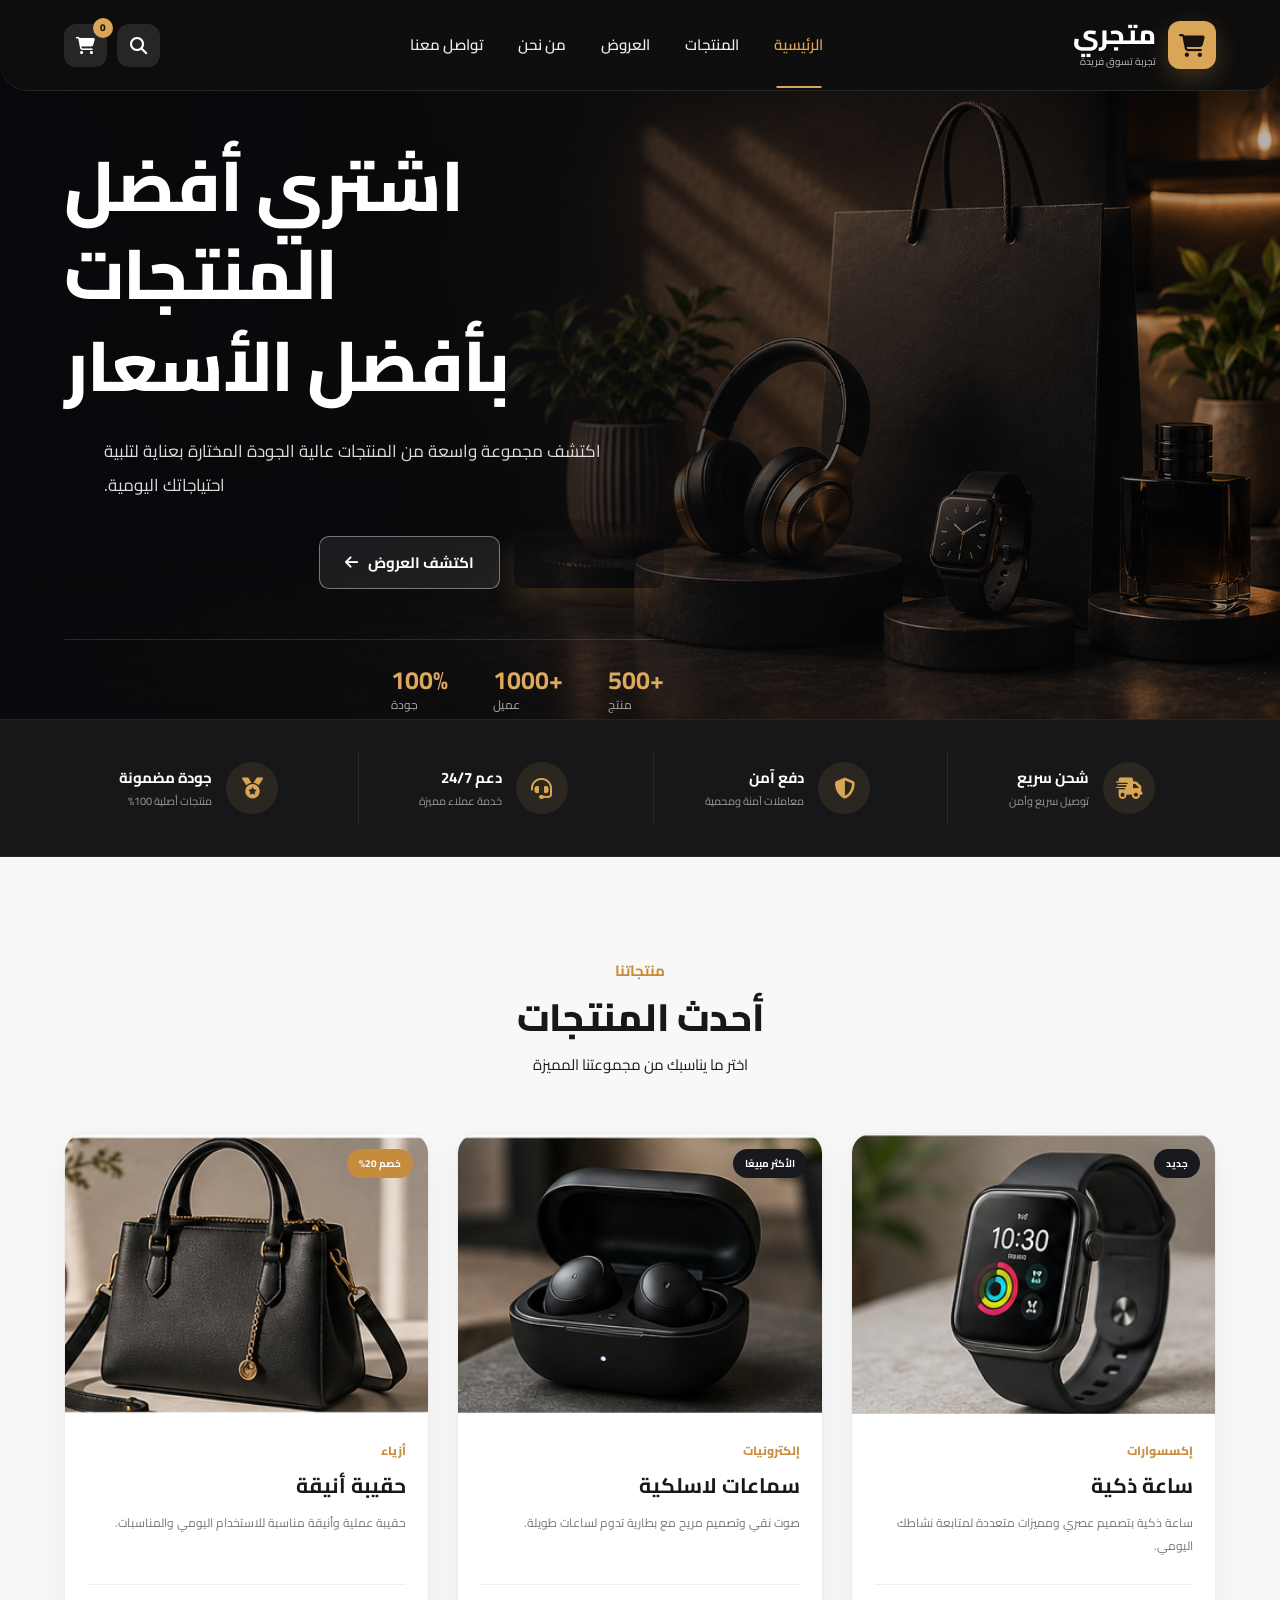
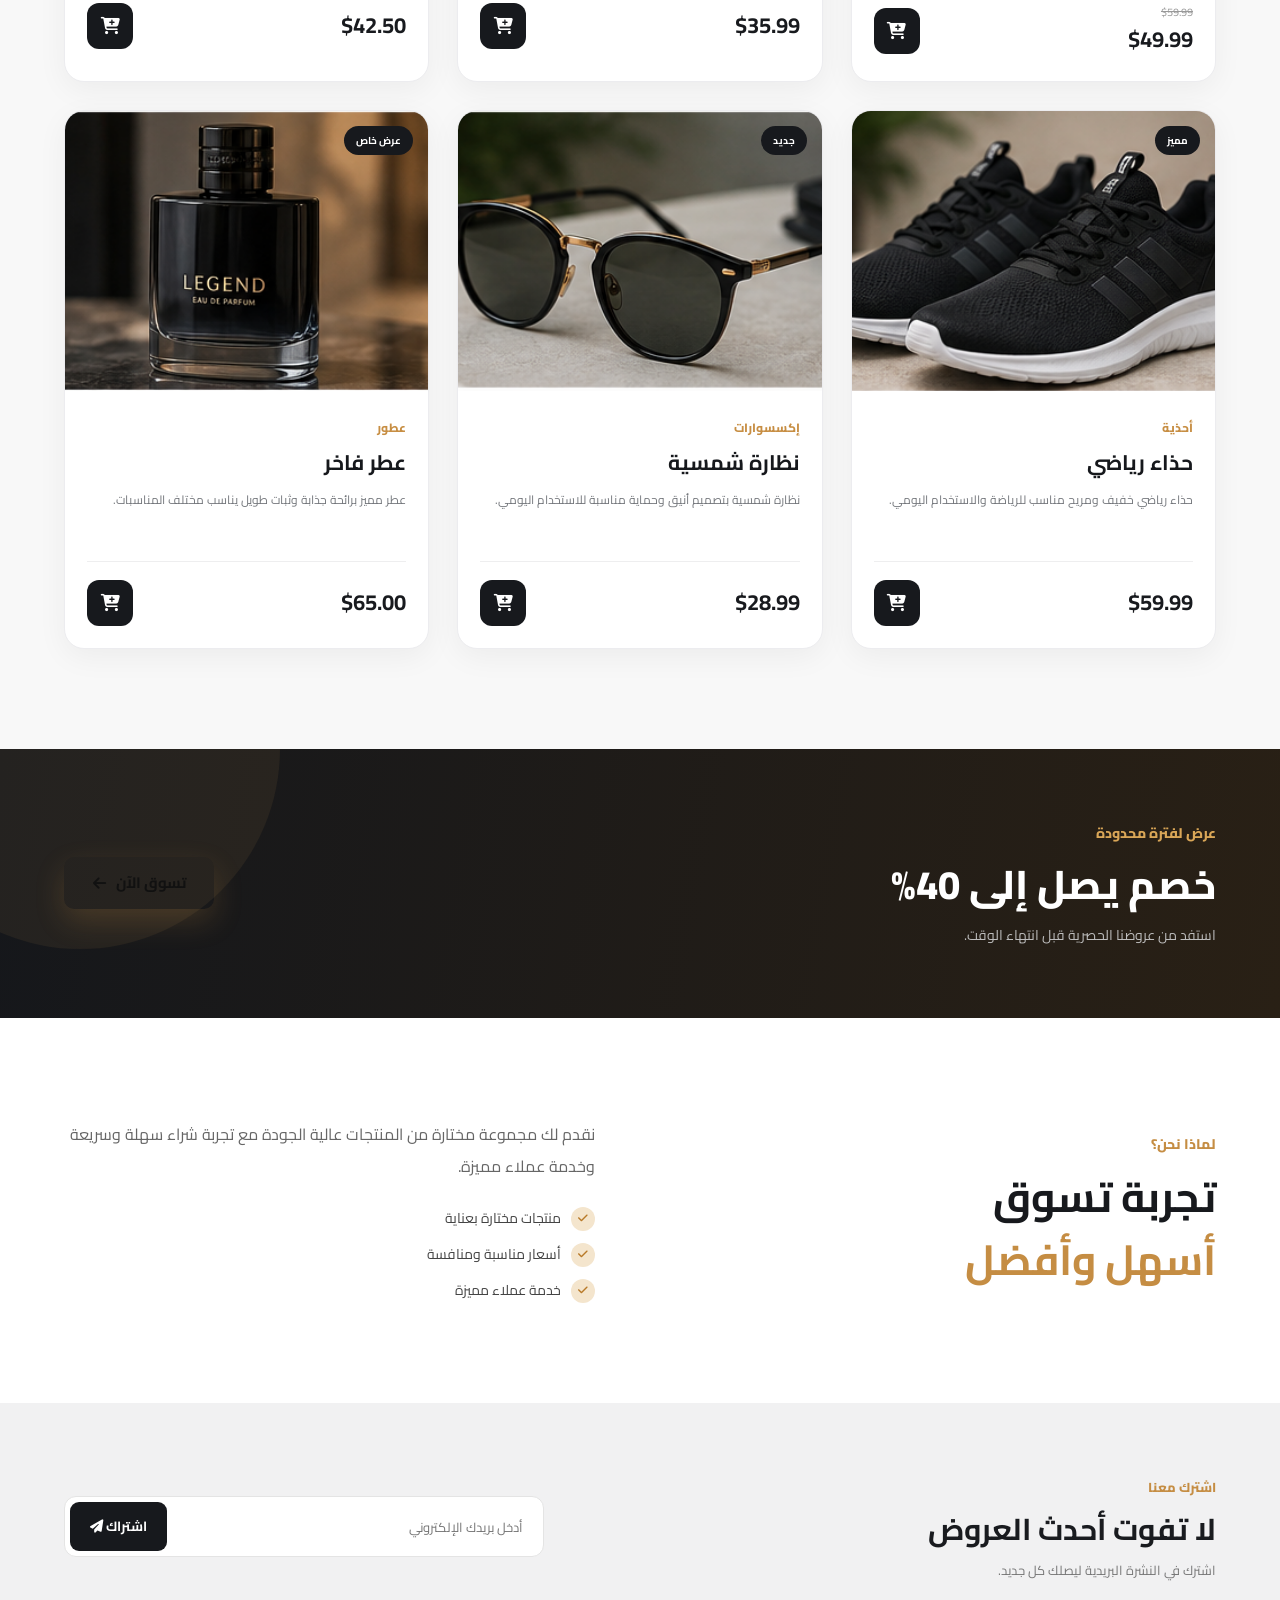
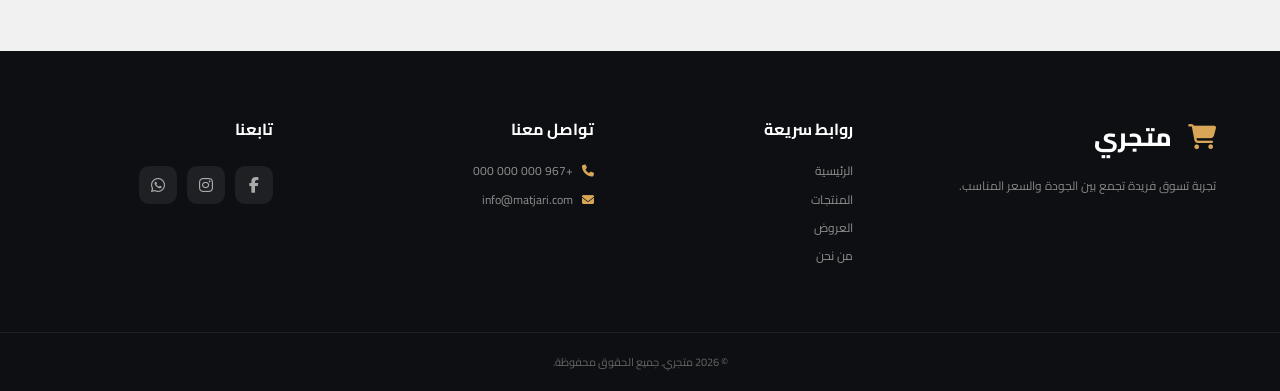
<file: Shopping3/index.html>
<!DOCTYPE html>
<html lang="ar" dir="rtl">

<head>

    <meta charset="UTF-8">

    <meta name="viewport"
          content="width=device-width, initial-scale=1.0">

    <meta name="description"
          content="متجري - متجر إلكتروني لبيع أفضل المنتجات بأفضل الأسعار">

    <title>متجري | تجربة تسوق فريدة</title>


    <!-- Google Fonts -->

    <link rel="preconnect"
          href="https://fonts.googleapis.com">

    <link rel="preconnect"
          href="https://fonts.gstatic.com"
          crossorigin>

    <link
        href="https://fonts.googleapis.com/css2?family=Cairo:wght@400;500;600;700;800;900&display=swap"
        rel="stylesheet">


    <!-- Font Awesome -->

    <link
        rel="stylesheet"
        href="https://cdnjs.cloudflare.com/ajax/libs/font-awesome/6.5.1/css/all.min.css">


    <!-- CSS -->

    <link rel="stylesheet" href="style.css">

</head>


<body>


    <!-- =========================
         NAVBAR
    ========================== -->

    <header class="navbar">

        <div class="container nav-content">


            <!-- Logo -->

            <a href="#home" class="logo">

                <div class="logo-icon">

                    <i class="fa-solid fa-cart-shopping"></i>

                </div>

                <div class="logo-text">

                    <strong>متجري</strong>

                    <small>
                        تجربة تسوق فريدة
                    </small>

                </div>

            </a>


            <!-- Navigation -->

            <nav class="nav-links">

                <a href="#home" class="active">
                    الرئيسية
                </a>

                <a href="#products">
                    المنتجات
                </a>

                <a href="#offers">
                    العروض
                </a>

                <a href="#about">
                    من نحن
                </a>

                <a href="#contact">
                    تواصل معنا
                </a>

            </nav>


            <!-- Actions -->

            <div class="nav-actions">

                <button class="icon-btn"
                        title="البحث"
                        onclick="openSearch()">

                    <i class="fa-solid fa-magnifying-glass"></i>

                </button>


                <button class="icon-btn cart-btn"
                        title="سلة التسوق"
                        onclick="openCart()">

                    <i class="fa-solid fa-cart-shopping"></i>

                    <span class="cart-count"
                          id="cartCount">
                        0
                    </span>

                </button>


                <!-- Mobile Menu -->

                <button class="menu-btn"
                        onclick="toggleMenu()">

                    <i class="fa-solid fa-bars"></i>

                </button>

            </div>

        </div>


        <!-- Mobile Navigation -->

        <div class="mobile-menu" id="mobileMenu">

            <a href="#home">
                الرئيسية
            </a>

            <a href="#products">
                المنتجات
            </a>

            <a href="#offers">
                العروض
            </a>

            <a href="#about">
                من نحن
            </a>

            <a href="#contact">
                تواصل معنا
            </a>

        </div>

    </header>



    <!-- =========================
         HERO
    ========================== -->

    <section class="hero" id="home">


        <div class="hero-overlay"></div>


        <div class="container hero-content">


            <div class="hero-text">

                <!-- <span class="hero-label">

                    مرحبًا بك في متجري

                </span> -->


                <h1>

                    اشتري أفضل المنتجات

                    <span>
                        بأفضل الأسعار
                    </span>

                </h1>


                <p>

                    اكتشف مجموعة واسعة من المنتجات عالية الجودة
                    المختارة بعناية لتلبية احتياجاتك اليومية.

                </p>


                <div class="hero-buttons">

                    <a href="#products"
                       class="btn primary-btn">

                        <i class="fa-solid fa-bag-shopping"></i>

                        تسوق الآن

                    </a>


                    <a href="#offers"
                       class="btn secondary-btn">

                        اكتشف العروض

                        <i class="fa-solid fa-arrow-left"></i>

                    </a>

                </div>


                <!-- Statistics -->

                <div class="hero-stats">

                    <div>

                        <strong>
                            +500
                        </strong>

                        <span>
                            منتج
                        </span>

                    </div>


                    <div>

                        <strong>
                            +1000
                        </strong>

                        <span>
                            عميل
                        </span>

                    </div>


                    <div>

                        <strong>
                            100%
                        </strong>

                        <span>
                            جودة
                        </span>

                    </div>

                </div>

            </div>


        </div>

    </section>



    <!-- =========================
         FEATURES
    ========================== -->

    <section class="features-section">

        <div class="container features-grid">


            <div class="feature">

                <div class="feature-icon">

                    <i class="fa-solid fa-truck-fast"></i>

                </div>

                <div>

                    <h3>
                        شحن سريع
                    </h3>

                    <p>
                        توصيل سريع وآمن
                    </p>

                </div>

            </div>


            <div class="feature">

                <div class="feature-icon">

                    <i class="fa-solid fa-shield-halved"></i>

                </div>

                <div>

                    <h3>
                        دفع آمن
                    </h3>

                    <p>
                        معاملات آمنة ومحمية
                    </p>

                </div>

            </div>


            <div class="feature">

                <div class="feature-icon">

                    <i class="fa-solid fa-headset"></i>

                </div>

                <div>

                    <h3>
                        دعم 24/7
                    </h3>

                    <p>
                        خدمة عملاء مميزة
                    </p>

                </div>

            </div>


            <div class="feature">

                <div class="feature-icon">

                    <i class="fa-solid fa-medal"></i>

                </div>

                <div>

                    <h3>
                        جودة مضمونة
                    </h3>

                    <p>
                        منتجات أصلية 100%
                    </p>

                </div>

            </div>


        </div>

    </section>



    <!-- =========================
         PRODUCTS
    ========================== -->

    <section class="products-section"
             id="products">

        <div class="container">


            <div class="section-header">

                <span>
                    منتجاتنا
                </span>

                <h2>
                    أحدث المنتجات
                </h2>

                <p>
                    اختر ما يناسبك من مجموعتنا المميزة
                </p>

            </div>


            <!-- Products -->

            <div class="products-grid">


                <!-- Product 1 -->

                <article class="product-card">

                    <div class="product-image">

                        <span class="product-badge">
                            جديد
                        </span>

                        <img src="images/product1.png"
                             alt="ساعة ذكية">

                        <div class="product-overlay">

                            <button
                                onclick="quickView('ساعة ذكية')">

                                <i class="fa-solid fa-eye"></i>

                            </button>

                        </div>

                    </div>


                    <div class="product-info">

                        <span class="category">
                            إكسسوارات
                        </span>

                        <h3>
                            ساعة ذكية
                        </h3>

                        <p>
                            ساعة ذكية بتصميم عصري
                            ومميزات متعددة لمتابعة نشاطك اليومي.
                        </p>


                        <div class="product-bottom">

                            <div>

                                <span class="old-price">
                                    $59.99
                                </span>

                                <strong>
                                    $49.99
                                </strong>

                            </div>


                            <button class="add-cart"
                                    onclick="addToCart('ساعة ذكية', 49.99)">

                                <i class="fa-solid fa-cart-plus"></i>

                            </button>

                        </div>

                    </div>

                </article>



                <!-- Product 2 -->

                <article class="product-card">

                    <div class="product-image">

                        <span class="product-badge">
                            الأكثر مبيعًا
                        </span>

                        <img src="images/product2.png"
                             alt="سماعات لاسلكية">

                        <div class="product-overlay">

                            <button
                                onclick="quickView('سماعات لاسلكية')">

                                <i class="fa-solid fa-eye"></i>

                            </button>

                        </div>

                    </div>


                    <div class="product-info">

                        <span class="category">
                            إلكترونيات
                        </span>

                        <h3>
                            سماعات لاسلكية
                        </h3>

                        <p>
                            صوت نقي وتصميم مريح مع
                            بطارية تدوم لساعات طويلة.
                        </p>


                        <div class="product-bottom">

                            <strong>
                                $35.99
                            </strong>

                            <button class="add-cart"
                                    onclick="addToCart('سماعات لاسلكية', 35.99)">

                                <i class="fa-solid fa-cart-plus"></i>

                            </button>

                        </div>

                    </div>

                </article>



                <!-- Product 3 -->

                <article class="product-card">

                    <div class="product-image">

                        <span class="product-badge discount">
                            خصم 20%
                        </span>

                        <img src="images/product3.png"
                             alt="حقيبة أنيقة">

                        <div class="product-overlay">

                            <button
                                onclick="quickView('حقيبة أنيقة')">

                                <i class="fa-solid fa-eye"></i>

                            </button>

                        </div>

                    </div>


                    <div class="product-info">

                        <span class="category">
                            أزياء
                        </span>

                        <h3>
                            حقيبة أنيقة
                        </h3>

                        <p>
                            حقيبة عملية وأنيقة مناسبة
                            للاستخدام اليومي والمناسبات.
                        </p>


                        <div class="product-bottom">

                            <strong>
                                $42.50
                            </strong>

                            <button class="add-cart"
                                    onclick="addToCart('حقيبة أنيقة', 42.50)">

                                <i class="fa-solid fa-cart-plus"></i>

                            </button>

                        </div>

                    </div>

                </article>



                <!-- Product 4 -->

                <article class="product-card">

                    <div class="product-image">

                        <span class="product-badge">
                            مميز
                        </span>

                        <img src="images/product4.png"
                             alt="حذاء رياضي">

                        <div class="product-overlay">

                            <button
                                onclick="quickView('حذاء رياضي')">

                                <i class="fa-solid fa-eye"></i>

                            </button>

                        </div>

                    </div>


                    <div class="product-info">

                        <span class="category">
                            أحذية
                        </span>

                        <h3>
                            حذاء رياضي
                        </h3>

                        <p>
                            حذاء رياضي خفيف ومريح
                            مناسب للرياضة والاستخدام اليومي.
                        </p>


                        <div class="product-bottom">

                            <strong>
                                $59.99
                            </strong>

                            <button class="add-cart"
                                    onclick="addToCart('حذاء رياضي', 59.99)">

                                <i class="fa-solid fa-cart-plus"></i>

                            </button>

                        </div>

                    </div>

                </article>



                <!-- Product 5 -->

                <article class="product-card">

                    <div class="product-image">

                        <span class="product-badge">
                            جديد
                        </span>

                        <img src="images/product5.png"
                             alt="نظارة شمسية">

                        <div class="product-overlay">

                            <button
                                onclick="quickView('نظارة شمسية')">

                                <i class="fa-solid fa-eye"></i>

                            </button>

                        </div>

                    </div>


                    <div class="product-info">

                        <span class="category">
                            إكسسوارات
                        </span>

                        <h3>
                            نظارة شمسية
                        </h3>

                        <p>
                            نظارة شمسية بتصميم أنيق
                            وحماية مناسبة للاستخدام اليومي.
                        </p>


                        <div class="product-bottom">

                            <strong>
                                $28.99
                            </strong>

                            <button class="add-cart"
                                    onclick="addToCart('نظارة شمسية', 28.99)">

                                <i class="fa-solid fa-cart-plus"></i>

                            </button>

                        </div>

                    </div>

                </article>



                <!-- Product 6 -->

                <article class="product-card">

                    <div class="product-image">

                        <span class="product-badge">
                            عرض خاص
                        </span>

                        <img src="images/product6.png"
                             alt="عطر فاخر">

                        <div class="product-overlay">

                            <button
                                onclick="quickView('عطر فاخر')">

                                <i class="fa-solid fa-eye"></i>

                            </button>

                        </div>

                    </div>


                    <div class="product-info">

                        <span class="category">
                            عطور
                        </span>

                        <h3>
                            عطر فاخر
                        </h3>

                        <p>
                            عطر مميز برائحة جذابة وثبات طويل
                            يناسب مختلف المناسبات.
                        </p>


                        <div class="product-bottom">

                            <strong>
                                $65.00
                            </strong>

                            <button class="add-cart"
                                    onclick="addToCart('عطر فاخر', 65.00)">

                                <i class="fa-solid fa-cart-plus"></i>

                            </button>

                        </div>

                    </div>

                </article>


            </div>

        </div>

    </section>



    <!-- =========================
         OFFER
    ========================== -->

    <section class="offer-section"
             id="offers">

        <div class="container offer-content">


            <div class="offer-text">

                <span>
                    عرض لفترة محدودة
                </span>

                <h2>
                    خصم يصل إلى 40%
                </h2>

                <p>
                    استفد من عروضنا الحصرية قبل انتهاء الوقت.
                </p>

            </div>


            <a href="#products"
               class="btn primary-btn">

                تسوق الآن

                <i class="fa-solid fa-arrow-left"></i>

            </a>


        </div>

    </section>



    <!-- =========================
         ABOUT
    ========================== -->

    <section class="about-section"
             id="about">

        <div class="container about-content">


            <div class="about-title">

                <span>
                    لماذا نحن؟
                </span>

                <h2>
                    تجربة تسوق
                    <strong>
                        أسهل وأفضل
                    </strong>
                </h2>

            </div>


            <div class="about-text">

                <p>

                    نقدم لك مجموعة مختارة من المنتجات عالية الجودة
                    مع تجربة شراء سهلة وسريعة وخدمة عملاء مميزة.

                </p>


                <div class="about-list">

                    <div>

                        <i class="fa-solid fa-check"></i>

                        منتجات مختارة بعناية

                    </div>


                    <div>

                        <i class="fa-solid fa-check"></i>

                        أسعار مناسبة ومنافسة

                    </div>


                    <div>

                        <i class="fa-solid fa-check"></i>

                        خدمة عملاء مميزة

                    </div>

                </div>

            </div>

        </div>

    </section>



    <!-- =========================
         NEWSLETTER
    ========================== -->

    <section class="newsletter">

        <div class="container newsletter-content">

            <div>

                <span>
                    اشترك معنا
                </span>

                <h2>
                    لا تفوت أحدث العروض
                </h2>

                <p>
                    اشترك في النشرة البريدية ليصلك كل جديد.
                </p>

            </div>


            <form
                onsubmit="subscribe(event)">

                <input
                    type="email"
                    placeholder="أدخل بريدك الإلكتروني"
                    required>

                <button type="submit">

                    اشتراك

                    <i class="fa-solid fa-paper-plane"></i>

                </button>

            </form>

        </div>

    </section>



    <!-- =========================
         FOOTER
    ========================== -->

    <footer id="contact">

        <div class="container footer-content">


            <div class="footer-column">

                <a href="#home"
                   class="footer-logo">

                    <i class="fa-solid fa-cart-shopping"></i>

                    <span>
                        متجري
                    </span>

                </a>

                <p>
                    تجربة تسوق فريدة تجمع بين
                    الجودة والسعر المناسب.
                </p>

            </div>


            <div class="footer-column">

                <h3>
                    روابط سريعة
                </h3>

                <a href="#home">
                    الرئيسية
                </a>

                <a href="#products">
                    المنتجات
                </a>

                <a href="#offers">
                    العروض
                </a>

                <a href="#about">
                    من نحن
                </a>

            </div>


            <div class="footer-column">

                <h3>
                    تواصل معنا
                </h3>

                <a href="tel:+967000000000">

                    <i class="fa-solid fa-phone"></i>

                    +967 000 000 000

                </a>

                <a href="mailto:info@matjari.com">

                    <i class="fa-solid fa-envelope"></i>

                    info@matjari.com

                </a>

            </div>


            <div class="footer-column">

                <h3>
                    تابعنا
                </h3>

                <div class="social-links">

                    <a href="#"
                       title="Facebook">

                        <i class="fa-brands fa-facebook-f"></i>

                    </a>

                    <a href="#"
                       title="Instagram">

                        <i class="fa-brands fa-instagram"></i>

                    </a>

                    <a href="#"
                       title="WhatsApp">

                        <i class="fa-brands fa-whatsapp"></i>

                    </a>

                </div>

            </div>


        </div>


        <div class="copyright">

            <p>
                © 2026 متجري. جميع الحقوق محفوظة.
            </p>

        </div>

    </footer>



    <!-- =========================
         SEARCH MODAL
    ========================== -->

    <div class="modal"
         id="searchModal">

        <div class="modal-box">

            <button class="close-modal"
                    onclick="closeSearch()">

                <i class="fa-solid fa-xmark"></i>

            </button>

            <h2>
                البحث في المتجر
            </h2>

            <div class="search-box">

                <input
                    type="text"
                    placeholder="ابحث عن منتج...">

                <button>

                    <i class="fa-solid fa-search"></i>

                </button>

            </div>

        </div>

    </div>



    <!-- =========================
         CART MODAL
    ========================== -->

    <div class="modal"
         id="cartModal">

        <div class="modal-box cart-modal">

            <button class="close-modal"
                    onclick="closeCart()">

                <i class="fa-solid fa-xmark"></i>

            </button>

            <h2>
                سلة التسوق
            </h2>

            <div id="cartItems">

                <div class="empty-cart">

                    <i class="fa-solid fa-cart-shopping"></i>

                    <p>
                        السلة فارغة حاليًا
                    </p>

                </div>

            </div>

        </div>

    </div>



    <!-- =========================
         JAVASCRIPT
    ========================== -->

    <script>

        let cart = [];


        /* Add To Cart */

        function addToCart(name, price) {

            cart.push({
                name: name,
                price: price
            });


            document.getElementById("cartCount")
                .textContent = cart.length;


            alert("تمت إضافة " + name + " إلى السلة");


            updateCart();

        }


        /* Update Cart */

        function updateCart() {

            const container =
                document.getElementById("cartItems");


            if (cart.length === 0) {

                container.innerHTML = `

                    <div class="empty-cart">

                        <i class="fa-solid fa-cart-shopping"></i>

                        <p>
                            السلة فارغة حاليًا
                        </p>

                    </div>

                `;

                return;
            }


            let html = "";

            let total = 0;


            cart.forEach((item, index) => {

                total += item.price;

                html += `

                    <div class="cart-item">

                        <div>

                            <strong>
                                ${item.name}
                            </strong>

                            <span>
                                $${item.price.toFixed(2)}
                            </span>

                        </div>

                        <button
                            onclick="removeItem(${index})">

                            <i class="fa-solid fa-trash"></i>

                        </button>

                    </div>

                `;

            });


            html += `

                <div class="cart-total">

                    <strong>
                        الإجمالي
                    </strong>

                    <strong>
                        $${total.toFixed(2)}
                    </strong>

                </div>

                <button class="checkout-btn">

                    إتمام الطلب

                </button>

            `;


            container.innerHTML = html;

        }


        /* Remove */

        function removeItem(index) {

            cart.splice(index, 1);

            document.getElementById("cartCount")
                .textContent = cart.length;

            updateCart();

        }


        /* Search */

        function openSearch() {

            document.getElementById("searchModal")
                .classList.add("show");

        }


        function closeSearch() {

            document.getElementById("searchModal")
                .classList.remove("show");

        }


        /* Cart */

        function openCart() {

            updateCart();

            document.getElementById("cartModal")
                .classList.add("show");

        }


        function closeCart() {

            document.getElementById("cartModal")
                .classList.remove("show");

        }


        /* Quick View */

        function quickView(product) {

            alert(
                "عرض تفاصيل المنتج: " + product
            );

        }


        /* Mobile Menu */

        function toggleMenu() {

            document.getElementById("mobileMenu")
                .classList.toggle("show");

        }


        /* Newsletter */

        function subscribe(event) {

            event.preventDefault();

            alert(
                "تم الاشتراك بنجاح، شكرًا لك!"
            );

            event.target.reset();

        }


        /* Close Modal */

        window.onclick = function(event) {

            const search =
                document.getElementById("searchModal");

            const cartModal =
                document.getElementById("cartModal");


            if (event.target === search) {

                closeSearch();

            }


            if (event.target === cartModal) {

                closeCart();

            }

        };


    </script>


</body>

</html>
</file>
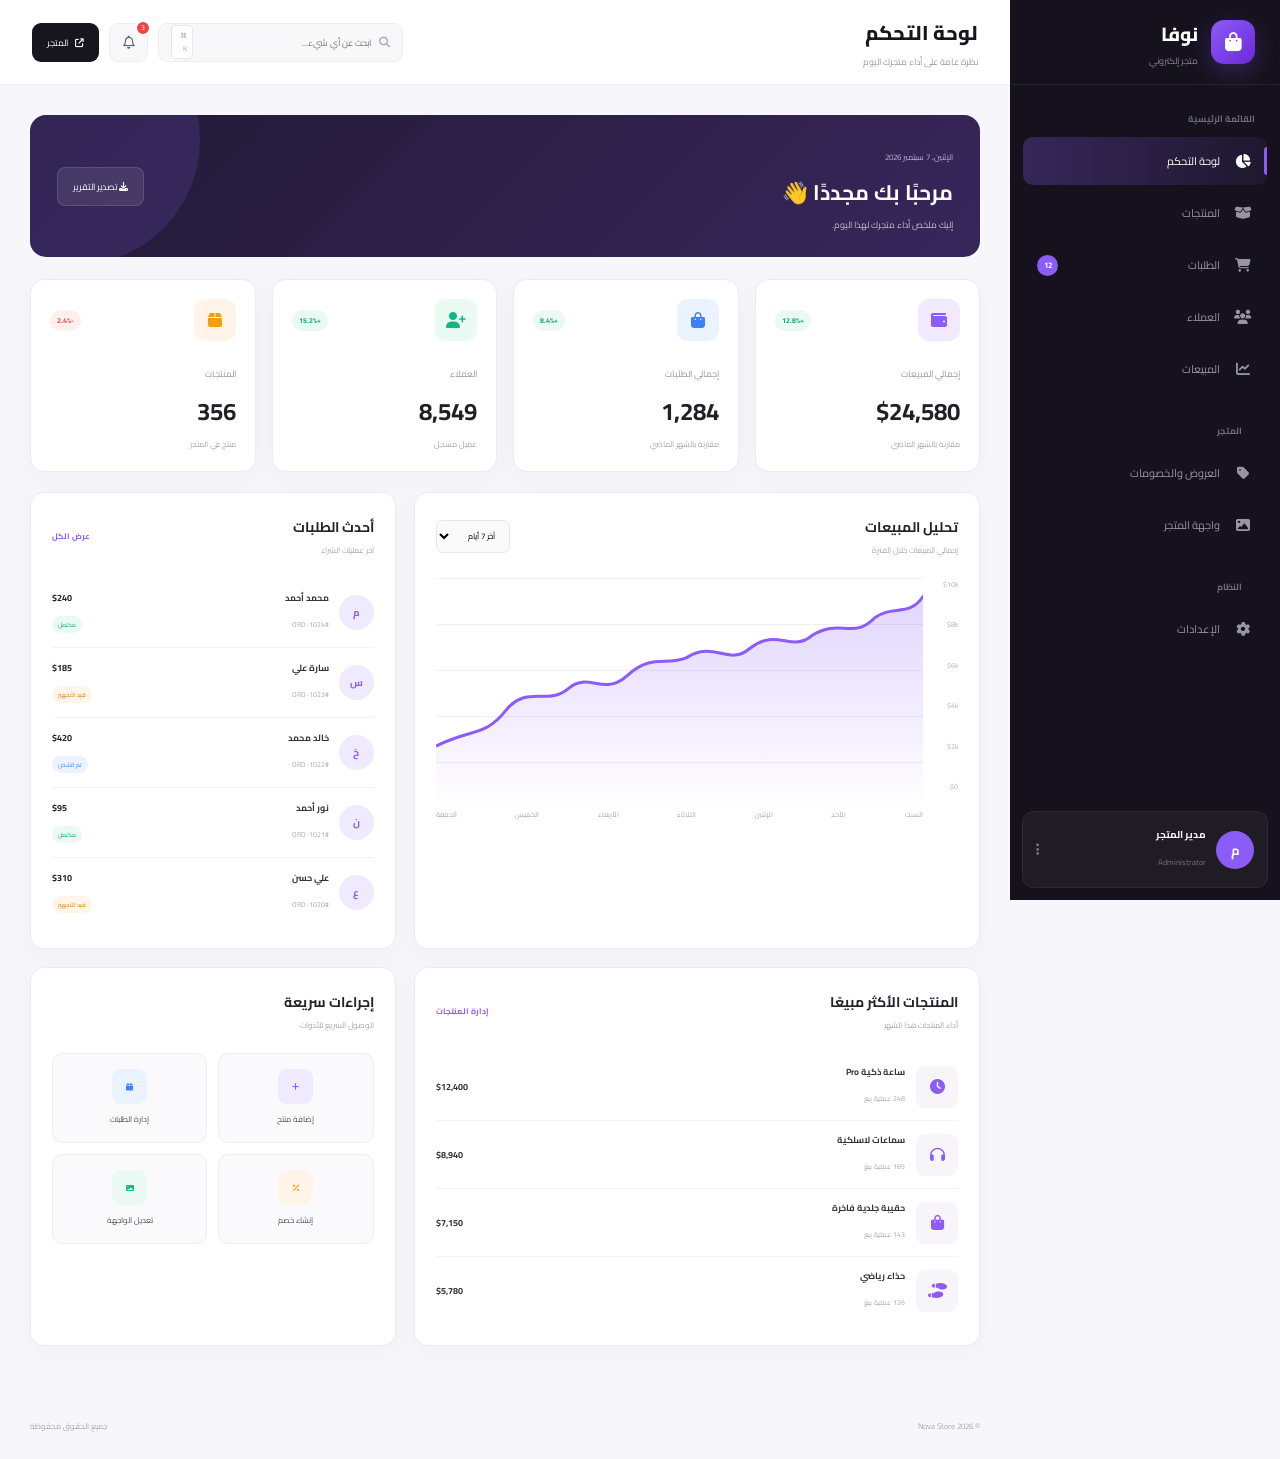
<file: Shopping3/admin.html>
<!DOCTYPE html>
<html lang="ar" dir="rtl">

<head>
    <meta charset="UTF-8">
    <meta name="viewport" content="width=device-width, initial-scale=1.0">

    <title>لوحة التحكم | متجر نوفا</title>

    <link rel="preconnect" href="https://fonts.googleapis.com">
    <link rel="preconnect" href="https://fonts.gstatic.com" crossorigin>

    <link href="https://fonts.googleapis.com/css2?family=Cairo:wght@400;500;600;700;800&display=swap"
        rel="stylesheet">

    <link rel="stylesheet"
        href="https://cdnjs.cloudflare.com/ajax/libs/font-awesome/6.5.2/css/all.min.css">

    <link rel="stylesheet" href="admin.css">
</head>

<body>

    <!-- ================= SIDEBAR ================= -->

    <aside class="sidebar" id="sidebar">

        <div class="brand">

            <div class="brand-logo">
                <i class="fa-solid fa-bag-shopping"></i>
            </div>

            <div>
                <h2>نوفا</h2>
                <span>متجر إلكتروني</span>
            </div>

        </div>


        <div class="sidebar-title">
            القائمة الرئيسية
        </div>


        <nav class="menu">

            <a href="#" class="menu-link active"
                onclick="showSection('dashboard', this)">
                <i class="fa-solid fa-chart-pie"></i>
                <span>لوحة التحكم</span>
            </a>

            <a href="#" class="menu-link"
                onclick="showSection('products', this)">
                <i class="fa-solid fa-box-open"></i>
                <span>المنتجات</span>
            </a>

            <a href="#" class="menu-link"
                onclick="showSection('orders', this)">
                <i class="fa-solid fa-cart-shopping"></i>
                <span>الطلبات</span>
                <b>12</b>
            </a>

            <a href="#" class="menu-link"
                onclick="showSection('customers', this)">
                <i class="fa-solid fa-users"></i>
                <span>العملاء</span>
            </a>

            <a href="#" class="menu-link"
                onclick="showSection('sales', this)">
                <i class="fa-solid fa-chart-line"></i>
                <span>المبيعات</span>
            </a>


            <div class="sidebar-title">
                المتجر
            </div>


            <a href="#" class="menu-link"
                onclick="showSection('offers', this)">
                <i class="fa-solid fa-tag"></i>
                <span>العروض والخصومات</span>
            </a>

            <a href="#" class="menu-link"
                onclick="showSection('banner', this)">
                <i class="fa-solid fa-image"></i>
                <span>واجهة المتجر</span>
            </a>


            <div class="sidebar-title">
                النظام
            </div>


            <a href="#" class="menu-link"
                onclick="showSection('settings', this)">
                <i class="fa-solid fa-gear"></i>
                <span>الإعدادات</span>
            </a>

        </nav>


        <!-- User -->

        <div class="sidebar-user">

            <div class="user-avatar">
                م
            </div>

            <div class="user-info">

                <strong>مدير المتجر</strong>

                <span>Administrator</span>

            </div>

            <button>
                <i class="fa-solid fa-ellipsis-vertical"></i>
            </button>

        </div>

    </aside>



    <!-- ================= MAIN ================= -->

    <main class="main">

        <!-- TOPBAR -->

        <header class="topbar">

            <div class="top-left">

                <button class="mobile-menu"
                    onclick="toggleSidebar()">
                    <i class="fa-solid fa-bars"></i>
                </button>

                <div>

                    <h1 id="page-title">
                        لوحة التحكم
                    </h1>

                    <p id="page-description">
                        نظرة عامة على أداء متجرك اليوم
                    </p>

                </div>

            </div>


            <div class="top-actions">

                <div class="search-box">

                    <i class="fa-solid fa-magnifying-glass"></i>

                    <input
                        type="text"
                        id="globalSearch"
                        placeholder="ابحث عن أي شيء...">

                    <span>⌘ K</span>

                </div>


                <button class="icon-button notification">

                    <i class="fa-regular fa-bell"></i>

                    <small>3</small>

                </button>


                <a href="index.html"
                    class="store-button">

                    <i class="fa-solid fa-arrow-up-right-from-square"></i>

                    المتجر

                </a>

            </div>

        </header>



        <!-- CONTENT -->

        <div class="content">


            <!-- ================= DASHBOARD ================= -->

            <section id="dashboard" class="section active">


                <!-- Welcome -->

                <div class="welcome">

                    <div>

                        <span>
                            الإثنين، 7 سبتمبر 2026
                        </span>

                        <h2>
                            مرحبًا بك مجددًا 👋
                        </h2>

                        <p>
                            إليك ملخص أداء متجرك لهذا اليوم.
                        </p>

                    </div>

                    <button class="export-btn">

                        <i class="fa-solid fa-download"></i>

                        تصدير التقرير

                    </button>

                </div>



                <!-- STATISTICS -->

                <div class="stats-grid">


                    <div class="stat-card">

                        <div class="stat-top">

                            <div class="stat-icon purple">
                                <i class="fa-solid fa-wallet"></i>
                            </div>

                            <span class="growth positive">
                                +12.8%
                            </span>

                        </div>

                        <span class="stat-label">
                            إجمالي المبيعات
                        </span>

                        <h2>
                            $24,580
                        </h2>

                        <p>
                            مقارنة بالشهر الماضي
                        </p>

                    </div>



                    <div class="stat-card">

                        <div class="stat-top">

                            <div class="stat-icon blue">
                                <i class="fa-solid fa-bag-shopping"></i>
                            </div>

                            <span class="growth positive">
                                +8.4%
                            </span>

                        </div>

                        <span class="stat-label">
                            إجمالي الطلبات
                        </span>

                        <h2>
                            1,284
                        </h2>

                        <p>
                            مقارنة بالشهر الماضي
                        </p>

                    </div>



                    <div class="stat-card">

                        <div class="stat-top">

                            <div class="stat-icon green">
                                <i class="fa-solid fa-user-plus"></i>
                            </div>

                            <span class="growth positive">
                                +15.2%
                            </span>

                        </div>

                        <span class="stat-label">
                            العملاء
                        </span>

                        <h2>
                            8,549
                        </h2>

                        <p>
                            عميل مسجل
                        </p>

                    </div>



                    <div class="stat-card">

                        <div class="stat-top">

                            <div class="stat-icon orange">
                                <i class="fa-solid fa-box"></i>
                            </div>

                            <span class="growth negative">
                                -2.4%
                            </span>

                        </div>

                        <span class="stat-label">
                            المنتجات
                        </span>

                        <h2>
                            356
                        </h2>

                        <p>
                            منتج في المتجر
                        </p>

                    </div>

                </div>



                <!-- CHART + ORDERS -->

                <div class="dashboard-row">


                    <!-- SALES CHART -->

                    <div class="panel sales-panel">

                        <div class="panel-header">

                            <div>

                                <h3>
                                    تحليل المبيعات
                                </h3>

                                <p>
                                    إجمالي المبيعات خلال الفترة
                                </p>

                            </div>

                            <select>

                                <option>
                                    آخر 7 أيام
                                </option>

                                <option>
                                    آخر 30 يوم
                                </option>

                                <option>
                                    آخر 6 أشهر
                                </option>

                            </select>

                        </div>


                        <div class="chart-wrapper">

                            <div class="chart-values">

                                <span>$10k</span>
                                <span>$8k</span>
                                <span>$6k</span>
                                <span>$4k</span>
                                <span>$2k</span>
                                <span>$0</span>

                            </div>


                            <div class="chart-area">

                                <div class="grid-line one"></div>
                                <div class="grid-line two"></div>
                                <div class="grid-line three"></div>
                                <div class="grid-line four"></div>
                                <div class="grid-line five"></div>


                                <svg
                                    viewBox="0 0 700 260"
                                    preserveAspectRatio="none">

                                    <defs>

                                        <linearGradient
                                            id="chartGradient"
                                            x1="0"
                                            x2="0"
                                            y1="0"
                                            y2="1">

                                            <stop
                                                offset="0%"
                                                stop-color="#8b5cf6"
                                                stop-opacity=".25"/>

                                            <stop
                                                offset="100%"
                                                stop-color="#8b5cf6"
                                                stop-opacity="0"/>

                                        </linearGradient>

                                    </defs>


                                    <path
                                        class="area"
                                        d="M0,190
                                        C50,170 70,180 100,150
                                        C130,120 160,145 190,125
                                        C220,105 240,135 275,110
                                        C310,85 330,100 360,90
                                        C400,70 420,100 450,80
                                        C490,55 510,85 540,65
                                        C580,45 600,70 630,45
                                        C655,30 680,45 700,20
                                        L700,260 L0,260 Z">
                                    </path>


                                    <path
                                        class="line"
                                        d="M0,190
                                        C50,170 70,180 100,150
                                        C130,120 160,145 190,125
                                        C220,105 240,135 275,110
                                        C310,85 330,100 360,90
                                        C400,70 420,100 450,80
                                        C490,55 510,85 540,65
                                        C580,45 600,70 630,45
                                        C655,30 680,45 700,20">
                                    </path>

                                </svg>

                            </div>

                        </div>


                        <div class="chart-labels">

                            <span>السبت</span>
                            <span>الأحد</span>
                            <span>الإثنين</span>
                            <span>الثلاثاء</span>
                            <span>الأربعاء</span>
                            <span>الخميس</span>
                            <span>الجمعة</span>

                        </div>

                    </div>



                    <!-- RECENT ORDERS -->

                    <div class="panel orders-panel">

                        <div class="panel-header">

                            <div>

                                <h3>
                                    أحدث الطلبات
                                </h3>

                                <p>
                                    آخر عمليات الشراء
                                </p>

                            </div>

                            <button onclick="showSection('orders')">
                                عرض الكل
                            </button>

                        </div>


                        <div class="orders-list">


                            <div class="order-item">

                                <div class="order-avatar">
                                    م
                                </div>

                                <div class="order-details">

                                    <strong>
                                        محمد أحمد
                                    </strong>

                                    <span>
                                        #ORD-1024
                                    </span>

                                </div>

                                <div class="order-price">
                                    <strong>$240</strong>
                                    <span class="completed">
                                        مكتمل
                                    </span>
                                </div>

                            </div>


                            <div class="order-item">

                                <div class="order-avatar">
                                    س
                                </div>

                                <div class="order-details">

                                    <strong>
                                        سارة علي
                                    </strong>

                                    <span>
                                        #ORD-1023
                                    </span>

                                </div>

                                <div class="order-price">

                                    <strong>$185</strong>

                                    <span class="pending">
                                        قيد التجهيز
                                    </span>

                                </div>

                            </div>


                            <div class="order-item">

                                <div class="order-avatar">
                                    خ
                                </div>

                                <div class="order-details">

                                    <strong>
                                        خالد محمد
                                    </strong>

                                    <span>
                                        #ORD-1022
                                    </span>

                                </div>

                                <div class="order-price">

                                    <strong>$420</strong>

                                    <span class="shipping">
                                        تم الشحن
                                    </span>

                                </div>

                            </div>


                            <div class="order-item">

                                <div class="order-avatar">
                                    ن
                                </div>

                                <div class="order-details">

                                    <strong>
                                        نور أحمد
                                    </strong>

                                    <span>
                                        #ORD-1021
                                    </span>

                                </div>

                                <div class="order-price">

                                    <strong>$95</strong>

                                    <span class="completed">
                                        مكتمل
                                    </span>

                                </div>

                            </div>


                            <div class="order-item">

                                <div class="order-avatar">
                                    ع
                                </div>

                                <div class="order-details">

                                    <strong>
                                        علي حسن
                                    </strong>

                                    <span>
                                        #ORD-1020
                                    </span>

                                </div>

                                <div class="order-price">

                                    <strong>$310</strong>

                                    <span class="pending">
                                        قيد التجهيز
                                    </span>

                                </div>

                            </div>

                        </div>

                    </div>

                </div>



                <!-- PRODUCTS + QUICK ACTIONS -->

                <div class="dashboard-row bottom-row">


                    <!-- BEST PRODUCTS -->

                    <div class="panel">

                        <div class="panel-header">

                            <div>

                                <h3>
                                    المنتجات الأكثر مبيعًا
                                </h3>

                                <p>
                                    أداء المنتجات هذا الشهر
                                </p>

                            </div>

                            <button onclick="showSection('products')">
                                إدارة المنتجات
                            </button>

                        </div>


                        <div class="best-products">


                            <div class="best-product">

                                <div class="product-image">
                                    <i class="fa-solid fa-clock"></i>
                                </div>

                                <div class="product-info">

                                    <strong>
                                        ساعة ذكية Pro
                                    </strong>

                                    <span>
                                        248 عملية بيع
                                    </span>

                                </div>

                                <div class="product-sales">
                                    $12,400
                                </div>

                            </div>


                            <div class="best-product">

                                <div class="product-image">
                                    <i class="fa-solid fa-headphones"></i>
                                </div>

                                <div class="product-info">

                                    <strong>
                                        سماعات لاسلكية
                                    </strong>

                                    <span>
                                        185 عملية بيع
                                    </span>

                                </div>

                                <div class="product-sales">
                                    $8,940
                                </div>

                            </div>


                            <div class="best-product">

                                <div class="product-image">
                                    <i class="fa-solid fa-bag-shopping"></i>
                                </div>

                                <div class="product-info">

                                    <strong>
                                        حقيبة جلدية فاخرة
                                    </strong>

                                    <span>
                                        143 عملية بيع
                                    </span>

                                </div>

                                <div class="product-sales">
                                    $7,150
                                </div>

                            </div>


                            <div class="best-product">

                                <div class="product-image">
                                    <i class="fa-solid fa-shoe-prints"></i>
                                </div>

                                <div class="product-info">

                                    <strong>
                                        حذاء رياضي
                                    </strong>

                                    <span>
                                        126 عملية بيع
                                    </span>

                                </div>

                                <div class="product-sales">
                                    $5,780
                                </div>

                            </div>

                        </div>

                    </div>



                    <!-- QUICK ACTIONS -->

                    <div class="panel">

                        <div class="panel-header">

                            <div>

                                <h3>
                                    إجراءات سريعة
                                </h3>

                                <p>
                                    الوصول السريع للأدوات
                                </p>

                            </div>

                        </div>


                        <div class="quick-actions">


                            <button onclick="showSection('products')">

                                <div class="quick-icon purple">
                                    <i class="fa-solid fa-plus"></i>
                                </div>

                                <span>
                                    إضافة منتج
                                </span>

                            </button>


                            <button onclick="showSection('orders')">

                                <div class="quick-icon blue">
                                    <i class="fa-solid fa-box"></i>
                                </div>

                                <span>
                                    إدارة الطلبات
                                </span>

                            </button>


                            <button onclick="showSection('offers')">

                                <div class="quick-icon orange">
                                    <i class="fa-solid fa-percent"></i>
                                </div>

                                <span>
                                    إنشاء خصم
                                </span>

                            </button>


                            <button onclick="showSection('banner')">

                                <div class="quick-icon green">
                                    <i class="fa-solid fa-image"></i>
                                </div>

                                <span>
                                    تعديل الواجهة
                                </span>

                            </button>

                        </div>

                    </div>

                </div>

            </section>



            <!-- ================= PRODUCTS ================= -->

            <section id="products" class="section">

                <div class="page-heading">

                    <div>

                        <h2>المنتجات</h2>

                        <p>
                            إدارة جميع منتجات متجرك
                        </p>

                    </div>

                    <button class="primary-button">

                        <i class="fa-solid fa-plus"></i>

                        إضافة منتج

                    </button>

                </div>


                <div class="panel">

                    <div class="table-toolbar">

                        <div class="table-search">

                            <i class="fa-solid fa-search"></i>

                            <input
                                type="text"
                                placeholder="البحث عن منتج...">

                        </div>


                        <select>

                            <option>
                                جميع التصنيفات
                            </option>

                            <option>
                                إلكترونيات
                            </option>

                            <option>
                                أزياء
                            </option>

                            <option>
                                إكسسوارات
                            </option>

                        </select>

                    </div>


                    <div class="table-container">

                        <table>

                            <thead>

                                <tr>

                                    <th>المنتج</th>
                                    <th>التصنيف</th>
                                    <th>السعر</th>
                                    <th>المخزون</th>
                                    <th>الحالة</th>
                                    <th>الإجراءات</th>

                                </tr>

                            </thead>


                            <tbody>

                                <tr>

                                    <td>

                                        <div class="table-product">

                                            <div class="mini-product">
                                                <i class="fa-solid fa-clock"></i>
                                            </div>

                                            <strong>
                                                ساعة ذكية Pro
                                            </strong>

                                        </div>

                                    </td>

                                    <td>
                                        إكسسوارات
                                    </td>

                                    <td>
                                        $49.99
                                    </td>

                                    <td>
                                        85
                                    </td>

                                    <td>
                                        <span class="status success">
                                            متوفر
                                        </span>
                                    </td>

                                    <td>

                                        <button class="action edit">
                                            <i class="fa-solid fa-pen"></i>
                                        </button>

                                        <button class="action delete">
                                            <i class="fa-solid fa-trash"></i>
                                        </button>

                                    </td>

                                </tr>


                                <tr>

                                    <td>

                                        <div class="table-product">

                                            <div class="mini-product">
                                                <i class="fa-solid fa-headphones"></i>
                                            </div>

                                            <strong>
                                                سماعات لاسلكية
                                            </strong>

                                        </div>

                                    </td>

                                    <td>
                                        إلكترونيات
                                    </td>

                                    <td>
                                        $35.99
                                    </td>

                                    <td>
                                        42
                                    </td>

                                    <td>
                                        <span class="status success">
                                            متوفر
                                        </span>
                                    </td>

                                    <td>

                                        <button class="action edit">
                                            <i class="fa-solid fa-pen"></i>
                                        </button>

                                        <button class="action delete">
                                            <i class="fa-solid fa-trash"></i>
                                        </button>

                                    </td>

                                </tr>


                                <tr>

                                    <td>

                                        <div class="table-product">

                                            <div class="mini-product">
                                                <i class="fa-solid fa-bag-shopping"></i>
                                            </div>

                                            <strong>
                                                حقيبة جلدية
                                            </strong>

                                        </div>

                                    </td>

                                    <td>
                                        أزياء
                                    </td>

                                    <td>
                                        $79.99
                                    </td>

                                    <td>
                                        8
                                    </td>

                                    <td>
                                        <span class="status warning">
                                            كمية قليلة
                                        </span>
                                    </td>

                                    <td>

                                        <button class="action edit">
                                            <i class="fa-solid fa-pen"></i>
                                        </button>

                                        <button class="action delete">
                                            <i class="fa-solid fa-trash"></i>
                                        </button>

                                    </td>

                                </tr>


                                <tr>

                                    <td>

                                        <div class="table-product">

                                            <div class="mini-product">
                                                <i class="fa-solid fa-shoe-prints"></i>
                                            </div>

                                            <strong>
                                                حذاء رياضي
                                            </strong>

                                        </div>

                                    </td>

                                    <td>
                                        أحذية
                                    </td>

                                    <td>
                                        $59.99
                                    </td>

                                    <td>
                                        0
                                    </td>

                                    <td>
                                        <span class="status danger">
                                            نفد المخزون
                                        </span>
                                    </td>

                                    <td>

                                        <button class="action edit">
                                            <i class="fa-solid fa-pen"></i>
                                        </button>

                                        <button class="action delete">
                                            <i class="fa-solid fa-trash"></i>
                                        </button>

                                    </td>

                                </tr>

                            </tbody>

                        </table>

                    </div>

                </div>

            </section>



            <!-- ================= ORDERS ================= -->

            <section id="orders" class="section">

                <div class="page-heading">

                    <div>

                        <h2>الطلبات</h2>

                        <p>
                            متابعة وإدارة طلبات العملاء
                        </p>

                    </div>

                </div>


                <div class="stats-grid order-stat-grid">

                    <div class="simple-stat">
                        <span>إجمالي الطلبات</span>
                        <strong>1,284</strong>
                    </div>

                    <div class="simple-stat">
                        <span>طلبات جديدة</span>
                        <strong>42</strong>
                    </div>

                    <div class="simple-stat">
                        <span>قيد التجهيز</span>
                        <strong>86</strong>
                    </div>

                    <div class="simple-stat">
                        <span>مكتملة</span>
                        <strong>1,156</strong>
                    </div>

                </div>


                <div class="panel">

                    <div class="table-container">

                        <table>

                            <thead>

                                <tr>
                                    <th>رقم الطلب</th>
                                    <th>العميل</th>
                                    <th>التاريخ</th>
                                    <th>المبلغ</th>
                                    <th>الحالة</th>
                                    <th>الإجراء</th>
                                </tr>

                            </thead>


                            <tbody>

                                <tr>

                                    <td>
                                        #ORD-1024
                                    </td>

                                    <td>
                                        محمد أحمد
                                    </td>

                                    <td>
                                        07 سبتمبر 2026
                                    </td>

                                    <td>
                                        $240
                                    </td>

                                    <td>
                                        <span class="status success">
                                            مكتمل
                                        </span>
                                    </td>

                                    <td>
                                        <button class="view-button">
                                            عرض التفاصيل
                                        </button>
                                    </td>

                                </tr>


                                <tr>

                                    <td>
                                        #ORD-1023
                                    </td>

                                    <td>
                                        سارة علي
                                    </td>

                                    <td>
                                        07 سبتمبر 2026
                                    </td>

                                    <td>
                                        $185
                                    </td>

                                    <td>
                                        <span class="status warning">
                                            قيد التجهيز
                                        </span>
                                    </td>

                                    <td>
                                        <button class="view-button">
                                            عرض التفاصيل
                                        </button>
                                    </td>

                                </tr>


                                <tr>

                                    <td>
                                        #ORD-1022
                                    </td>

                                    <td>
                                        خالد محمد
                                    </td>

                                    <td>
                                        06 سبتمبر 2026
                                    </td>

                                    <td>
                                        $420
                                    </td>

                                    <td>
                                        <span class="status info">
                                            تم الشحن
                                        </span>
                                    </td>

                                    <td>
                                        <button class="view-button">
                                            عرض التفاصيل
                                        </button>
                                    </td>

                                </tr>

                            </tbody>

                        </table>

                    </div>

                </div>

            </section>



            <!-- ================= CUSTOMERS ================= -->

            <section id="customers" class="section">

                <div class="page-heading">

                    <div>

                        <h2>العملاء</h2>

                        <p>
                            إدارة قاعدة بيانات العملاء
                        </p>

                    </div>

                    <button class="primary-button">
                        <i class="fa-solid fa-user-plus"></i>
                        إضافة عميل
                    </button>

                </div>


                <div class="customers">

                    <div class="customer">

                        <div class="customer-avatar">
                            م
                        </div>

                        <h3>محمد أحمد</h3>

                        <span>
                            mohammed@email.com
                        </span>

                        <div>
                            <strong>24</strong>
                            طلب
                        </div>

                    </div>


                    <div class="customer">

                        <div class="customer-avatar">
                            س
                        </div>

                        <h3>سارة علي</h3>

                        <span>
                            sara@email.com
                        </span>

                        <div>
                            <strong>18</strong>
                            طلب
                        </div>

                    </div>


                    <div class="customer">

                        <div class="customer-avatar">
                            خ
                        </div>

                        <h3>خالد محمد</h3>

                        <span>
                            khaled@email.com
                        </span>

                        <div>
                            <strong>31</strong>
                            طلب
                        </div>

                    </div>


                    <div class="customer">

                        <div class="customer-avatar">
                            ن
                        </div>

                        <h3>نور أحمد</h3>

                        <span>
                            nour@email.com
                        </span>

                        <div>
                            <strong>12</strong>
                            طلب
                        </div>

                    </div>

                </div>

            </section>



            <!-- ================= SALES ================= -->

            <section id="sales" class="section">

                <div class="page-heading">

                    <div>

                        <h2>المبيعات</h2>

                        <p>
                            تحليل أداء المبيعات والإيرادات
                        </p>

                    </div>

                </div>


                <div class="sales-summary">

                    <div>
                        <span>مبيعات اليوم</span>
                        <strong>$1,840</strong>
                    </div>

                    <div>
                        <span>مبيعات الأسبوع</span>
                        <strong>$8,420</strong>
                    </div>

                    <div>
                        <span>مبيعات الشهر</span>
                        <strong>$24,580</strong>
                    </div>

                </div>


                <div class="panel large-sales">

                    <h3>
                        أداء المبيعات
                    </h3>

                    <div class="sales-bars">

                        <span style="height:40%"></span>
                        <span style="height:55%"></span>
                        <span style="height:48%"></span>
                        <span style="height:70%"></span>
                        <span style="height:62%"></span>
                        <span style="height:82%"></span>
                        <span style="height:92%"></span>

                    </div>

                </div>

            </section>



            <!-- ================= OFFERS ================= -->

            <section id="offers" class="section">

                <div class="page-heading">

                    <div>

                        <h2>العروض والخصومات</h2>

                        <p>
                            إدارة الحملات والعروض الخاصة
                        </p>

                    </div>

                    <button class="primary-button">
                        <i class="fa-solid fa-plus"></i>
                        إضافة عرض
                    </button>

                </div>


                <div class="offers">

                    <div class="offer">

                        <div class="offer-icon">
                            <i class="fa-solid fa-fire"></i>
                        </div>

                        <div>

                            <span class="offer-status">
                                نشط
                            </span>

                            <h3>
                                عروض الصيف
                            </h3>

                            <p>
                                خصم يصل إلى 30% على منتجات مختارة
                            </p>

                            <strong>
                                خصم 30%
                            </strong>

                        </div>

                    </div>


                    <div class="offer">

                        <div class="offer-icon">
                            <i class="fa-solid fa-gift"></i>
                        </div>

                        <div>

                            <span class="offer-status">
                                نشط
                            </span>

                            <h3>
                                العميل الجديد
                            </h3>

                            <p>
                                خصم خاص لأول عملية شراء
                            </p>

                            <strong>
                                خصم 20%
                            </strong>

                        </div>

                    </div>

                </div>

            </section>



            <!-- ================= BANNER ================= -->

            <section id="banner" class="section">

                <div class="page-heading">

                    <div>

                        <h2>واجهة المتجر</h2>

                        <p>
                            التحكم في المحتوى الظاهر في الصفحة الرئيسية
                        </p>

                    </div>

                </div>


                <div class="banner-editor">

                    <div class="banner-preview">

                        <div>

                            <span>
                                عروض حصرية
                            </span>

                            <h2>
                                اكتشف مجموعتنا الجديدة
                            </h2>

                            <p>
                                منتجات مميزة بأسعار استثنائية
                            </p>

                            <button>
                                تسوق الآن
                            </button>

                        </div>

                    </div>


                    <div class="panel banner-form">

                        <label>
                            عنوان البانر
                        </label>

                        <input
                            type="text"
                            value="اكتشف مجموعتنا الجديدة">


                        <label>
                            وصف البانر
                        </label>

                        <textarea>منتجات مميزة بأسعار استثنائية</textarea>


                        <label>
                            نص الزر
                        </label>

                        <input
                            type="text"
                            value="تسوق الآن">


                        <button class="primary-button">
                            حفظ التغييرات
                        </button>

                    </div>

                </div>

            </section>



            <!-- ================= SETTINGS ================= -->

            <section id="settings" class="section">

                <div class="page-heading">

                    <div>

                        <h2>الإعدادات</h2>

                        <p>
                            إعدادات المتجر والحساب
                        </p>

                    </div>

                </div>


                <div class="panel settings">

                    <h3>
                        معلومات المتجر
                    </h3>


                    <div class="form-grid">

                        <div>

                            <label>
                                اسم المتجر
                            </label>

                            <input
                                type="text"
                                value="نوفا">

                        </div>


                        <div>

                            <label>
                                البريد الإلكتروني
                            </label>

                            <input
                                type="email"
                                value="info@nova-store.com">

                        </div>


                        <div>

                            <label>
                                رقم الهاتف
                            </label>

                            <input
                                type="text"
                                value="+967 700 000 000">

                        </div>


                        <div>

                            <label>
                                العملة
                            </label>

                            <select>

                                <option>
                                    الدولار الأمريكي
                                </option>

                                <option>
                                    الريال اليمني
                                </option>

                                <option>
                                    الريال السعودي
                                </option>

                            </select>

                        </div>

                    </div>


                    <button class="primary-button">
                        حفظ الإعدادات
                    </button>

                </div>

            </section>

        </div>



        <!-- FOOTER -->

        <footer>

            <span>
                © 2026 Nova Store
            </span>

            <span>
                جميع الحقوق محفوظة
            </span>

        </footer>

    </main>


    <script src="admin.js"></script>

</body>

</html>
</file>
<file: Shopping3/style.css>
/* =========================================
   GENERAL
========================================= */

* {
    margin: 0;
    padding: 0;
    box-sizing: border-box;
}



html {
    scroll-behavior: smooth;
}

body {
    font-family: "Cairo", sans-serif;

    background: #f7f7f8;

    color: #1b1b1b;

    line-height: 1.7;

    overflow-x: hidden;
}

a {
    text-decoration: none;
    color: inherit;
}

button,
input {
    font-family: inherit;
}

button {
    border: none;
    cursor: pointer;
}

img {
    max-width: 100%;
}

.container {
    width: min(1200px, 90%);
    margin: auto;
}


/* =========================================
   NAVBAR
========================================= */

/* =========================================================
   FIXED NAVBAR
========================================================= */

.navbar {
    position: fixed;

    top: 0;
    right: 0;
    left: 0;

    width: 100%;

    z-index: 9999;

    background: rgba(15, 15, 15, 0.90);

    backdrop-filter: blur(15px);
    -webkit-backdrop-filter: blur(15px);

    border-bottom: 1px solid rgba(255, 255, 255, 0.10);

    /* تدوير الزوايا السفلية */
    border-radius: 0 0 28px 28px;

    transition: 0.3s ease;
}

.nav-content {
    min-height: 90px;

    display: flex;

    align-items: center;

    justify-content: space-between;

    gap: 30px;
}


/* Logo */

.logo {
    display: flex;

    align-items: center;

    gap: 12px;

    color: white;
}

.logo-icon {
    width: 48px;
    height: 48px;

    display: flex;

    align-items: center;
    justify-content: center;

    border-radius: 12px;

    background: #d9a657;

    color: #17120d;

    font-size: 23px;

    box-shadow:
        0 8px 25px rgba(217, 166, 87, 0.25);
}

.logo-text {
    display: flex;

    flex-direction: column;
}

.logo-text strong {
    font-size: 27px;

    font-weight: 800;

    line-height: 1;
}

.logo-text small {
    margin-top: 5px;

    color: #bdbdbd;

    font-size: 10px;
}


/* Navigation */

.nav-links {
    display: flex;

    align-items: center;

    gap: 35px;
}

.nav-links a {
    position: relative;

    color: #eeeeee;

    font-size: 15px;

    font-weight: 600;

    transition: 0.3s;
}

.nav-links a:hover,
.nav-links a.active {
    color: #d9a657;
}

.nav-links a::after {
    content: "";

    position: absolute;

    right: 50%;

    bottom: -30px;

    width: 0;

    height: 2px;

    background: #d9a657;

    transform: translateX(50%);

    transition: 0.3s;

    
}

.nav-links a:hover::after,
.nav-links a.active::after {
    width: 45px;
    text-decoration: none;
}


/* Navbar Actions */

.nav-actions {
    display: flex;

    align-items: center;

    gap: 10px;
}

.icon-btn,
.menu-btn {
    width: 43px;
    height: 43px;

    display: flex;

    align-items: center;
    justify-content: center;

    position: relative;

    border-radius: 12px;

    background: rgba(255, 255, 255, 0.1);

    color: white;

    font-size: 17px;

    transition: 0.3s;
}

.icon-btn:hover,
.menu-btn:hover {
    background: #d9a657;

    color: #17120d;

    transform: translateY(-2px);
}

.cart-count {
    position: absolute;

    top: -6px;
    right: -6px;

    width: 20px;
    height: 20px;

    display: flex;

    align-items: center;
    justify-content: center;

    border-radius: 50%;

    background: #d9a657;

    color: #17120d;

    font-size: 10px;

    font-weight: 800;
}

.menu-btn {
    display: none;
}


/* Mobile Menu */

.mobile-menu {
    display: none;

    padding: 15px 5% 20px;

    background: rgba(10, 10, 10, 0.97);

    border-top:
        1px solid rgba(255, 255, 255, 0.08);
}

.mobile-menu.show {
    display: flex;

    flex-direction: column;

    gap: 5px;
}

.mobile-menu a {
    padding: 12px 15px;

    color: white;

    border-radius: 8px;

    transition: 0.3s;
}

.mobile-menu a:hover {
    background: #d9a657;

    color: #111;
}


/* =========================================
   HERO
========================================= */

.hero {
    min-height: 720px;

    position: relative;

    display: flex;

    align-items: center;

    color: white;

    background-image:
        url("images/hero.png");

    background-size: cover;

    background-position: center;

    background-repeat: no-repeat;
        padding-top: 82px;
}

.hero-overlay {
    position: absolute;

    inset: 0;

    background:
        linear-gradient(
            90deg,
            rgba(8, 9, 12, 0.94) 0%,
            rgba(8, 9, 12, 0.78) 42%,
            rgba(8, 9, 12, 0.28) 100%
        );
}

.hero-content {
    position: relative;
    z-index: 5;

    width: 90%;
    max-width: 1200px;

    margin: 0 auto;

    padding-top: 100px;

    display: flex;
    flex-direction: column;
    align-items: flex-start;

    text-align: left;

    direction: rtl;
}

.hero-content h1,
.hero-content p,
.hero-content .hero-small-title {
    text-align: left;
}

.hero-content h1 {
    max-width: 650px;
}

.hero-content p {
    max-width: 570px;
}

.hero-buttons {
    display: flex;
    flex-direction: row;
    justify-content: flex-start;
    gap: 15px;
}

.hero-text {
    max-width: 680px;
    text-align: left;
}


/* Hero Label */

.hero-label {
    display: inline-flex;

    align-items:center;

    gap: 8px;

    margin-bottom: 18px;

    padding: 7px 15px;

    border-radius: 30px;

    background: rgba(217, 166, 87, 0.12);

    border:
        1px solid rgba(217, 166, 87, 0.3);

    color: #e1b36b;

    font-size: 14px;

    font-weight: 600;
}


/* Hero Heading */

.hero h1 {
    font-size: clamp(45px, 6vw, 76px);

    line-height: 1.3;

    font-weight: 900;

    margin-bottom: 22px;

    letter-spacing: -1px;
     text-align: left;
}

.hero h1 span {
    display: block;

    color: #dda95f;
     text-align: left;
}


/* Hero Paragraph */

.hero p {
    max-width: 620px;

    color: #d4d4d4;

    font-size: 18px;

    line-height: 2;

    margin-bottom: 35px;
}


/* Hero Buttons */

.hero-buttons {
    display: flex;

    align-items: center;

    gap: 14px;
}

.btn {
    min-width: 160px;

    padding: 14px 25px;

    display: inline-flex;

    align-items: center;

    justify-content: center;

    gap: 10px;

    border-radius: 10px;

    font-size: 15px;

    font-weight: 700;

    transition: 0.3s;
}

.primary-btn {
    background:
        linear-gradient(
            135deg,
            #e4b66d,
            #c99143
        );

    color: #1b140b;

    box-shadow:
        0 12px 30px rgba(209, 151, 70, 0.2);
}

.primary-btn:hover {
    transform: translateY(-4px);

    box-shadow:
        0 17px 35px rgba(209, 151, 70, 0.35);
}

.secondary-btn {
    color: white;

    background: rgba(255, 255, 255, 0.07);

    border:
        1px solid rgba(255, 255, 255, 0.35);
}

.secondary-btn:hover {
    background: white;

    color: #151515;
}


/* Hero Stats */

.hero-stats {
    display: flex;

    align-items: center;

    gap: 45px;

    margin-top: 50px;

    padding-top: 25px;

    border-top:
        1px solid rgba(255, 255, 255, 0.12);
}

.hero-stats div {
    display: flex;

    flex-direction: column;
}

.hero-stats strong {
    color: #dda95f;

    font-size: 25px;

    line-height: 1.2;
}

.hero-stats span {
    color: #aaa;

    font-size: 12px;
}


/* =========================================
   FEATURES
========================================= */

.features-section {
    position: relative;

    z-index: 5;

    margin-top: -1px;

    background: #171719;

    color: white;

    border-top:
        1px solid rgba(255, 255, 255, 0.06);

    border-bottom:
        1px solid rgba(255, 255, 255, 0.06);
}

.features-grid {
    display: grid;

    grid-template-columns:
        repeat(4, 1fr);

    gap: 25px;

    padding: 32px 0;
}

.feature {
    display: flex;

    align-items: center;

    justify-content: center;

    gap: 14px;

    padding: 10px;

    border-left:
        1px solid rgba(255, 255, 255, 0.08);
}

.feature:last-child {
    border-left: none;
}

.feature-icon {
    width: 52px;
    height: 52px;

    flex-shrink: 0;

    display: flex;

    align-items: center;
    justify-content: center;

    border-radius: 50%;

    color: #d9a657;

    background: rgba(217, 166, 87, 0.1);

    font-size: 21px;
}

.feature h3 {
    font-size: 15px;

    margin-bottom: 2px;
}

.feature p {
    color: #999;

    font-size: 11px;
}


/* =========================================
   PRODUCTS
========================================= */

.products-section {
    padding: 100px 0;

    background: #f8f8f9;
}

.section-header {
    text-align: center;

    margin-bottom: 55px;
}

.section-header > span {
    color: #c88f43;

    font-size: 14px;

    font-weight: 800;
}

.section-header h2 {
    margin: 7px 0;

    color: #17191d;

    font-size: 40px;

    font-weight: 800;
}

.section-header p {
    color: #777;

    font-size: 14px;
}


/* Product Grid */

.products-grid {
    display: grid;

    grid-template-columns:
        repeat(3, 1fr);

    gap: 28px;
}


/* Product Card */

.product-card {
    overflow: hidden;

    background: white;

    border:
        1px solid #ececef;

    border-radius: 20px;

    box-shadow:
        0 8px 30px rgba(0, 0, 0, 0.05);

    transition: 0.35s;
}

.product-card:hover {
    transform: translateY(-8px);

    box-shadow:
        0 20px 50px rgba(0, 0, 0, 0.11);
}


/* Product Image */

.product-image {
    height: 280px;

    position: relative;

    overflow: hidden;

    background: #eeeeef;
}

.product-image img {
    width: 100%;
    height: 100%;

    display: block;

    object-fit: cover;

    transition: 0.5s;
}

.product-card:hover
.product-image img {
    transform: scale(1.08);
}


/* Product Overlay */

.product-overlay {
    position: absolute;

    inset: 0;

    display: flex;

    align-items: center;
    justify-content: center;

    background:
        rgba(0, 0, 0, 0.35);

    opacity: 0;

    transition: 0.3s;
}

.product-card:hover
.product-overlay {
    opacity: 1;
}

.product-overlay button {
    width: 48px;
    height: 48px;

    display: flex;

    align-items: center;
    justify-content: center;

    border-radius: 50%;

    background: white;

    color: #222;

    font-size: 17px;

    transition: 0.3s;
}

.product-overlay button:hover {
    background: #d9a657;

    transform: scale(1.1);
}


/* Badge */

.product-badge {
    position: absolute;

    top: 15px;
    right: 15px;

    z-index: 3;

    padding: 6px 12px;

    border-radius: 20px;

    background: #17191d;

    color: white;

    font-size: 10px;

    font-weight: 700;
}

.product-badge.discount {
    background: #c58c3e;
}


/* Product Info */

.product-info {
    padding: 22px;
}

.category {
    color: #c78e43;

    font-size: 12px;

    font-weight: 800;
}

.product-info h3 {
    margin: 5px 0 8px;

    color: #16181c;

    font-size: 21px;
}

.product-info p {
    min-height: 52px;

    color: #73767b;

    font-size: 12px;

    line-height: 1.9;
}


/* Product Bottom */

.product-bottom {
    display: flex;

    align-items: center;

    justify-content: space-between;

    margin-top: 20px;

    padding-top: 18px;

    border-top:
        1px solid #eeeeef;
}

.product-bottom > div {
    display: flex;

    flex-direction: column;
}

.product-bottom strong {
    color: #181a1e;

    font-size: 22px;
}

.old-price {
    color: #999;

    font-size: 11px;

    text-decoration: line-through;
}

.add-cart {
    width: 46px;
    height: 46px;

    display: flex;

    align-items: center;
    justify-content: center;

    border-radius: 12px;

    background: #17191d;

    color: white;

    font-size: 17px;

    transition: 0.3s;
}

.add-cart:hover {
    background: #d9a657;

    color: #15120d;

    transform: scale(1.08);
}


/* =========================================
   OFFER
========================================= */

.offer-section {
    position: relative;

    overflow: hidden;

    padding: 70px 0;

    background:
        linear-gradient(
            100deg,
            #15171b,
            #292015
        );

    color: white;
}

.offer-section::before {
    content: "";

    position: absolute;

    width: 400px;
    height: 400px;

    border-radius: 50%;

    background: rgba(218, 166, 87, 0.08);

    left: -120px;
    top: -200px;
}

.offer-content {
    position: relative;

    z-index: 2;

    display: flex;

    align-items: center;

    justify-content: space-between;

    gap: 30px;
}

.offer-text span {
    color: #d9a657;

    font-size: 14px;

    font-weight: 800;
}

.offer-text h2 {
    margin: 5px 0;

    font-size: 40px;

    font-weight: 800;
}

.offer-text p {
    color: #bdbdbd;

    font-size: 14px;
}


/* =========================================
   ABOUT
========================================= */

.about-section {
    padding: 100px 0;

    background: white;
}

.about-content {
    display: grid;

    grid-template-columns:
        1fr 1fr;

    gap: 90px;

    align-items: center;
}

.about-title > span {
    color: #c58d43;

    font-size: 14px;

    font-weight: 800;
}

.about-title h2 {
    margin-top: 8px;

    color: #17191d;

    font-size: 42px;

    line-height: 1.5;
}

.about-title h2 strong {
    display: block;

    color: #c58d43;
}

.about-text p {
    color: #666;

    font-size: 16px;

    line-height: 2;
}

.about-list {
    margin-top: 25px;

    display: flex;

    flex-direction: column;

    gap: 12px;
}

.about-list div {
    display: flex;

    align-items: center;

    gap: 10px;

    color: #444;

    font-size: 14px;
}

.about-list i {
    width: 24px;
    height: 24px;

    display: flex;

    align-items: center;
    justify-content: center;

    border-radius: 50%;

    background: #f4e5cd;

    color: #b87928;

    font-size: 11px;
}


/* =========================================
   NEWSLETTER
========================================= */

.newsletter {
    padding: 70px 0;

    background: #f1f1f2;
}

.newsletter-content {
    display: flex;

    align-items: center;

    justify-content: space-between;

    gap: 40px;
}

.newsletter-content > div span {
    color: #c58d43;

    font-size: 13px;

    font-weight: 800;
}

.newsletter-content h2 {
    margin: 4px 0;

    color: #191b1f;

    font-size: 30px;
}

.newsletter-content p {
    color: #777;

    font-size: 13px;
}

.newsletter form {
    width: min(480px, 100%);

    display: flex;

    padding: 5px;

    background: white;

    border-radius: 12px;

    border: 1px solid #e4e4e4;
}

.newsletter input {
    width: 100%;

    padding: 12px 15px;

    border: none;

    outline: none;

    background: transparent;

    color: #222;

    font-size: 13px;
}

.newsletter button {
    padding: 12px 20px;

    flex-shrink: 0;

    border-radius: 9px;

    background: #17191d;

    color: white;

    font-weight: 700;

    transition: 0.3s;
}

.newsletter button:hover {
    background: #c58d43;
}


/* =========================================
   FOOTER
========================================= */

footer {
    background: #0d0f12;

    color: white;
}

.footer-content {
    display: grid;

    grid-template-columns:
        1.5fr 1fr 1.3fr 1fr;

    gap: 50px;

    padding: 65px 0;
}

.footer-column {
    display: flex;

    flex-direction: column;

    align-items: flex-start;

    gap: 8px;
}

.footer-logo {
    display: flex;

    align-items: center;

    gap: 10px;

    color: white;

    font-size: 25px;

    font-weight: 800;

    margin-bottom: 8px;
}

.footer-logo i {
    color: #d9a657;
}

.footer-column > p {
    max-width: 280px;

    color: #888;

    font-size: 12px;

    line-height: 2;
}

.footer-column h3 {
    margin-bottom: 10px;

    color: white;

    font-size: 16px;
}

.footer-column > a:not(.footer-logo) {
    color: #8f8f8f;

    font-size: 12px;

    transition: 0.3s;
}

.footer-column > a:not(.footer-logo):hover {
    color: #d9a657;

    transform: translateX(-3px);
}

.footer-column > a i {
    margin-left: 6px;

    color: #d9a657;
}


/* Social */

.social-links {
    display: flex;

    gap: 10px;

    margin-top: 5px;
}

.social-links a {
    width: 38px;
    height: 38px;

    display: flex;

    align-items: center;
    justify-content: center;

    border-radius: 10px;

    background: rgba(255, 255, 255, 0.07);

    color: #aaa;

    transition: 0.3s;
}

.social-links a:hover {
    background: #d9a657;

    color: #111;

    transform: translateY(-4px);
}


/* Copyright */

.copyright {
    padding: 20px;

    text-align: center;

    border-top:
        1px solid rgba(255, 255, 255, 0.07);
}

.copyright p {
    color: #666;

    font-size: 11px;
}


/* =========================================
   MODALS
========================================= */

.modal {
    position: fixed;

    inset: 0;

    z-index: 5000;

    display: flex;

    align-items: center;

    justify-content: center;

    padding: 20px;

    background: rgba(0, 0, 0, 0.75);

    backdrop-filter: blur(5px);

    opacity: 0;

    visibility: hidden;

    transition: 0.3s;
}

.modal.show {
    opacity: 1;

    visibility: visible;
}

.modal-box {
    width: min(550px, 100%);

    position: relative;

    padding: 35px;

    border-radius: 20px;

    background: white;

    color: #222;

    transform: translateY(20px);

    transition: 0.3s;
}

.modal.show .modal-box {
    transform: translateY(0);
}

.modal-box h2 {
    margin-bottom: 25px;

    font-size: 25px;
}

.close-modal {
    position: absolute;

    top: 15px;
    left: 15px;

    width: 35px;
    height: 35px;

    border-radius: 50%;

    background: #f1f1f1;

    color: #555;

    transition: 0.3s;
}

.close-modal:hover {
    background: #17191d;

    color: white;
}


/* Search */

.search-box {
    display: flex;

    gap: 8px;

    padding: 5px;

    border: 1px solid #ddd;

    border-radius: 12px;
}

.search-box input {
    width: 100%;

    border: none;

    outline: none;

    padding: 10px;
}

.search-box button {
    width: 45px;

    border-radius: 9px;

    background: #17191d;

    color: white;
}


/* Cart */

.empty-cart {
    padding: 35px 10px;

    text-align: center;

    color: #999;
}

.empty-cart i {
    margin-bottom: 10px;

    color: #d9a657;

    font-size: 40px;
}

.cart-item {
    display: flex;

    align-items: center;

    justify-content: space-between;

    padding: 15px 0;

    border-bottom: 1px solid #eee;
}

.cart-item > div {
    display: flex;

    flex-direction: column;
}

.cart-item strong {
    font-size: 14px;
}

.cart-item span {
    color: #c58d43;

    font-size: 13px;
}

.cart-item button {
    color: #e05252;

    background: transparent;
}

.cart-total {
    display: flex;

    align-items: center;

    justify-content: space-between;

    padding-top: 20px;

    font-size: 17px;
}

.checkout-btn {
    width: 100%;

    margin-top: 20px;

    padding: 13px;

    border-radius: 10px;

    background: #17191d;

    color: white;

    font-weight: 700;
}


/* =========================================
   RESPONSIVE
========================================= */

@media (max-width: 1050px) {

    .nav-links {
        gap: 20px;
    }

    .hero h1 {
        font-size: 55px;
    }

    .products-grid {
        grid-template-columns:
            repeat(2, 1fr);
    }

    .footer-content {
        grid-template-columns:
            repeat(2, 1fr);
    }

}


@media (max-width: 800px) {

    .nav-links {
        display: none;
    }

    .menu-btn {
        display: flex;
    }

    .hero {
        min-height: 680px;

        background-position:
            65% center;
    }

    .hero-overlay {
        background:
            linear-gradient(
                90deg,
                rgba(8, 9, 12, 0.94),
                rgba(8, 9, 12, 0.72)
            );
    }

    .features-grid {
        grid-template-columns:
            repeat(2, 1fr);
    }

    .feature:nth-child(2) {
        border-left: none;
    }

    .about-content {
        grid-template-columns: 1fr;

        gap: 35px;
    }

    .newsletter-content {
        flex-direction: column;

        align-items: flex-start;
    }

}


@media (max-width: 600px) {

    .container {
        width: 92%;
    }

    .nav-content {
        min-height: 75px;
    }

    .logo-icon {
        width: 40px;
        height: 40px;

        font-size: 18px;
    }

    .logo-text strong {
        font-size: 22px;
    }

    .logo-text small {
        font-size: 8px;
    }

    .hero {
        min-height: 680px;
    }

    .hero-content {
        padding-top: 90px;
    }

    .hero h1 {
        font-size: 42px;

        line-height: 1.35;
    }

    .hero p {
        font-size: 14px;
    }

    .hero-buttons {
        flex-direction: column;

        align-items: stretch;
    }

    .btn {
        width: 100%;
    }

    .hero-stats {
        gap: 25px;
    }

    .hero-stats strong {
        font-size: 20px;
    }

    .features-grid {
        grid-template-columns: 1fr;
    }

    .feature {
        justify-content: flex-start;

        border-left: none !important;

        border-bottom:
            1px solid rgba(255,255,255,0.07);

        padding-bottom: 18px;
    }

    .feature:last-child {
        border-bottom: none;
    }

    .products-section {
        padding: 70px 0;
    }

    .section-header h2 {
        font-size: 31px;
    }

    .products-grid {
        grid-template-columns: 1fr;
    }

    .product-image {
        height: 300px;
    }

    .offer-content {
        flex-direction: column;

        align-items: flex-start;
    }

    .offer-text h2 {
        font-size: 32px;
    }

    .about-section {
        padding: 70px 0;
    }

    .about-title h2 {
        font-size: 32px;
    }

    .footer-content {
        grid-template-columns: 1fr;

        gap: 35px;
    }

}


@media (max-width: 400px) {

    .hero h1 {
        font-size: 36px;
    }

    .hero-stats {
        gap: 18px;
    }

    .hero-stats strong {
        font-size: 17px;
    }

}
/* =========================================
   FIX HERO TEXT POSITION - LEFT
========================================= */

.hero-content {
    position: absolute;

    z-index: 5;

    top: 50%;

    left: max(5%, calc((100% - 1200px) / 2));

    right: auto;

    transform: translateY(-38%);

    width: min(600px, 90%);

    margin: 0;

    padding: 0;

    direction: rtl;

    text-align: left;
}


/* =========================================================
   HERO SMALL TITLE
========================================================= */

.hero-small-title {
    display: block;

    margin-bottom: 18px;

    color: var(--gold);

    font-size: 17px;

    font-weight: 700;

    text-align: left;
}


/* =========================================================
   HERO H1
========================================================= */

.hero h1 {
    width: 100%;

    margin-bottom: 24px;

    color: #ffffff;

    font-size: clamp(42px, 5.5vw, 70px);

    line-height: 1.25;

    font-weight: 800;

    text-align: left;
}


/* الكلمة الذهبية */

.hero h1 span {
    display: block;

    margin-top: 5px;

    color: var(--gold);

    text-align: left;
}


/* =========================================================
   HERO PARAGRAPH
========================================================= */

.hero p {
    width: 100%;

    max-width: 560px;

    margin-bottom: 34px;

    color: #dddddd;

    font-size: 17px;

    line-height: 2;

    text-align: left;
}


/* =========================================================
   HERO BUTTONS
========================================================= */

.hero-buttons {
    display: flex;

    align-items: center;

    justify-content: flex-start;

    gap: 14px;

    width: 100%;
}


.btn {
    min-width: 150px;

    min-height: 50px;

    padding: 13px 25px;

    display: inline-flex;

    align-items: center;
    justify-content: center;

    border-radius: 10px;

    font-size: 15px;

    font-weight: 700;

    transition: 0.3s ease;
}


/* الزر الأساسي */

.primary-btn {
    background: var(--gold);

    color: #111111;
}


.primary-btn:hover {
    background: var(--gold-light);

    transform: translateY(-3px);

    box-shadow:
        0 12px 30px rgba(220, 166, 83, 0.30);
}


/* الزر الثانوي */

.secondary-btn {
    background: rgba(255, 255, 255, 0.08);

    color: #ffffff;

    border: 1px solid rgba(255, 255, 255, 0.40);
}


.secondary-btn:hover {
    background: #ffffff;

    color: #111111;

    border-color: #ffffff;
}


/* =========================================================
   PRODUCTS
========================================================= */

.products-section {
    padding: 100px 0;

    background: #f8f8f8;
}


/* =========================================================
   SECTION HEADER
========================================================= */

.section-header {
    margin-bottom: 55px;

    text-align: center;
}


.section-header > span {
    color: #c98b36;

    font-size: 15px;

    font-weight: 700;
}


.section-header h2 {
    margin-top: 7px;

    color: #171717;

    font-size: 38px;

    line-height: 1.4;

    font-weight: 800;
}


.section-header p {
    margin-top: 8px;

    color: var(--muted);

    font-size: 15px;
}


/* =========================================================
   PRODUCTS GRID
========================================================= */

.products-grid {
    display: grid;

    grid-template-columns: repeat(3, 1fr);

    gap: 28px;
}
</file>
<file: Shopping3/admin.css>
/* =========================================
   RESET
========================================= */

* {
    margin: 0;
    padding: 0;
    box-sizing: border-box;
}

html {
    scroll-behavior: smooth;
}

body {
    font-family: "Cairo", sans-serif;
    background: #f7f7fb;
    color: #20202a;
}

button,
input,
select,
textarea {
    font-family: inherit;
}

button {
    border: 0;
    cursor: pointer;
}

a {
    text-decoration: none;
}


/* =========================================
   SIDEBAR
========================================= */

.sidebar {
    position: fixed;
    top: 0;
    right: 0;

    width: 270px;
    height: 100vh;

    background: #15121d;
    color: #fff;

    display: flex;
    flex-direction: column;

    z-index: 1000;

    transition: .35s ease;
}


/* BRAND */

.brand {
    height: 85px;

    padding: 0 25px;

    display: flex;
    align-items: center;

    gap: 13px;

    border-bottom: 1px solid rgba(255,255,255,.06);
}

.brand-logo {
    width: 44px;
    height: 44px;

    display: flex;
    align-items: center;
    justify-content: center;

    background: linear-gradient(
        135deg,
        #8b5cf6,
        #6d28d9
    );

    border-radius: 13px;

    box-shadow:
        0 8px 25px rgba(139,92,246,.25);
}

.brand-logo i {
    font-size: 19px;
}

.brand h2 {
    font-size: 19px;
    font-weight: 800;
}

.brand span {
    display: block;

    color: #888494;

    font-size: 9px;
}


/* SIDEBAR TITLE */

.sidebar-title {
    padding: 25px 25px 10px;

    color: #706b7b;

    font-size: 9px;

    font-weight: 700;
}


/* MENU */

.menu {
    padding: 0 13px;

    overflow-y: auto;

    flex: 1;
}

.menu-link {
    position: relative;

    height: 48px;

    margin-bottom: 4px;

    padding: 0 14px;

    display: flex;
    align-items: center;

    gap: 13px;

    color: #9994a5;

    border-radius: 10px;

    font-size: 11px;

    transition: .25s;
}

.menu-link i {
    width: 20px;

    text-align: center;

    font-size: 14px;
}

.menu-link:hover {
    color: #fff;

    background: rgba(255,255,255,.05);
}

.menu-link.active {
    color: #fff;

    background:
        linear-gradient(
            90deg,
            rgba(139,92,246,.28),
            rgba(139,92,246,.08)
        );
}

.menu-link.active::before {
    content: "";

    position: absolute;

    right: 0;
    top: 10px;

    width: 3px;
    height: 28px;

    background: #8b5cf6;

    border-radius: 5px 0 0 5px;
}

.menu-link b {
    margin-right: auto;

    min-width: 21px;
    height: 21px;

    display: flex;
    align-items: center;
    justify-content: center;

    background: #8b5cf6;

    border-radius: 50%;

    color: white;

    font-size: 8px;
}


/* USER */

.sidebar-user {
    margin: 12px;

    padding: 13px;

    display: flex;
    align-items: center;

    gap: 10px;

    background: rgba(255,255,255,.045);

    border: 1px solid rgba(255,255,255,.06);

    border-radius: 12px;
}

.user-avatar {
    width: 38px;
    height: 38px;

    display: flex;
    align-items: center;
    justify-content: center;

    background: #8b5cf6;

    border-radius: 50%;

    font-size: 13px;
    font-weight: 700;
}

.user-info {
    flex: 1;
}

.user-info strong {
    display: block;

    font-size: 10px;
}

.user-info span {
    color: #777180;

    font-size: 8px;
}

.sidebar-user button {
    background: transparent;

    color: #777180;
}


/* =========================================
   MAIN
========================================= */

.main {
    margin-right: 270px;

    min-height: 100vh;
}


/* =========================================
   TOPBAR
========================================= */

.topbar {
    height: 85px;

    padding: 0 32px;

    display: flex;
    align-items: center;
    justify-content: space-between;

    background: #fff;

    border-bottom: 1px solid #ededf2;

    position: sticky;
    top: 0;

    z-index: 100;
}

.top-left {
    display: flex;
    align-items: center;

    gap: 15px;
}

.top-left h1 {
    color: #17151d;

    font-size: 20px;

    font-weight: 800;
}

.top-left p {
    margin-top: 2px;

    color: #9c98a7;

    font-size: 9px;
}

.mobile-menu {
    display: none;

    width: 40px;
    height: 40px;

    background: #f5f3f8;

    border-radius: 9px;
}


/* TOP ACTIONS */

.top-actions {
    display: flex;
    align-items: center;

    gap: 10px;
}

.search-box {
    width: 245px;
    height: 39px;

    padding: 0 12px;

    display: flex;
    align-items: center;

    gap: 8px;

    background: #f8f8fa;

    border: 1px solid #ededf1;

    border-radius: 9px;
}

.search-box i {
    color: #aaa5b4;

    font-size: 11px;
}

.search-box input {
    width: 100%;

    border: 0;
    outline: 0;

    background: transparent;

    font-size: 9px;
}

.search-box span {
    padding: 3px 5px;

    color: #aaa5b4;

    background: #fff;

    border: 1px solid #e8e7ec;

    border-radius: 4px;

    font-size: 7px;
}

.icon-button {
    width: 39px;
    height: 39px;

    position: relative;

    background: #f8f8fa;

    color: #666171;

    border: 1px solid #ededf1;

    border-radius: 9px;
}

.notification small {
    position: absolute;

    top: -4px;
    right: -4px;

    width: 16px;
    height: 16px;

    display: flex;
    align-items: center;
    justify-content: center;

    background: #ef4444;

    color: white;

    border: 2px solid white;

    border-radius: 50%;

    font-size: 7px;
}

.store-button {
    height: 39px;

    padding: 0 15px;

    display: flex;
    align-items: center;

    gap: 7px;

    background: #17151d;

    color: white;

    border-radius: 9px;

    font-size: 9px;

    transition: .25s;
}

.store-button:hover {
    background: #8b5cf6;
}


/* =========================================
   CONTENT
========================================= */

.content {
    padding: 30px;
}

.section {
    display: none;

    animation: fade .3s ease;
}

.section.active {
    display: block;
}

@keyframes fade {
    from {
        opacity: 0;
        transform: translateY(5px);
    }

    to {
        opacity: 1;
        transform: translateY(0);
    }
}


/* =========================================
   WELCOME
========================================= */

.welcome {
    margin-bottom: 22px;

    padding: 24px 27px;

    display: flex;
    align-items: center;
    justify-content: space-between;

    background:
        linear-gradient(
            135deg,
            #211a35,
            #38265b
        );

    color: white;

    border-radius: 16px;

    overflow: hidden;

    position: relative;
}

.welcome::after {
    content: "";

    position: absolute;

    width: 250px;
    height: 250px;

    left: -80px;
    top: -100px;

    border-radius: 50%;

    background: rgba(139,92,246,.16);
}

.welcome span {
    color: #bcb3cc;

    font-size: 8px;
}

.welcome h2 {
    margin-top: 4px;

    font-size: 21px;
}

.welcome p {
    margin-top: 4px;

    color: #c4bed0;

    font-size: 9px;
}

.export-btn {
    position: relative;
    z-index: 2;

    padding: 10px 15px;

    background: rgba(255,255,255,.09);

    border: 1px solid rgba(255,255,255,.12);

    color: white;

    border-radius: 8px;

    font-size: 9px;
}


/* =========================================
   STATISTICS
========================================= */

.stats-grid {
    display: grid;

    grid-template-columns: repeat(4, 1fr);

    gap: 16px;

    margin-bottom: 20px;
}

.stat-card {
    padding: 19px;

    background: white;

    border: 1px solid #ecebf0;

    border-radius: 14px;

    box-shadow:
        0 5px 25px rgba(32,25,48,.035);

    transition: .25s;
}

.stat-card:hover {
    transform: translateY(-3px);

    box-shadow:
        0 10px 30px rgba(32,25,48,.08);
}

.stat-top {
    margin-bottom: 15px;

    display: flex;
    align-items: center;
    justify-content: space-between;
}

.stat-icon {
    width: 42px;
    height: 42px;

    display: flex;
    align-items: center;
    justify-content: center;

    border-radius: 11px;
}

.stat-icon.purple {
    background: #f1eaff;
    color: #8b5cf6;
}

.stat-icon.blue {
    background: #eaf3ff;
    color: #3b82f6;
}

.stat-icon.green {
    background: #e9fbf2;
    color: #10b981;
}

.stat-icon.orange {
    background: #fff4e7;
    color: #f59e0b;
}

.growth {
    padding: 4px 7px;

    border-radius: 20px;

    font-size: 7px;
    font-weight: 700;
}

.growth.positive {
    background: #eafaf2;
    color: #0ca678;
}

.growth.negative {
    background: #fff0f0;
    color: #ef4444;
}

.stat-label {
    color: #9995a4;

    font-size: 9px;
}

.stat-card h2 {
    margin-top: 3px;

    color: #211f27;

    font-size: 24px;
}

.stat-card p {
    margin-top: 3px;

    color: #aaa6b1;

    font-size: 8px;
}


/* =========================================
   DASHBOARD ROW
========================================= */

.dashboard-row {
    display: grid;

    grid-template-columns: 1.55fr 1fr;

    gap: 18px;

    margin-bottom: 18px;
}


/* =========================================
   PANEL
========================================= */

.panel {
    padding: 21px;

    background: white;

    border: 1px solid #ecebf0;

    border-radius: 14px;

    box-shadow:
        0 5px 25px rgba(32,25,48,.035);
}

.panel-header {
    margin-bottom: 20px;

    display: flex;
    align-items: center;
    justify-content: space-between;
}

.panel-header h3 {
    color: #25222c;

    font-size: 14px;
}

.panel-header p {
    margin-top: 3px;

    color: #aaa6b1;

    font-size: 8px;
}

.panel-header select {
    padding: 7px 10px;

    background: #faf9fb;

    border: 1px solid #e8e6ec;

    border-radius: 7px;

    outline: none;

    font-size: 8px;
}

.panel-header button {
    color: #8b5cf6;

    background: transparent;

    font-size: 8px;
    font-weight: 700;
}


/* =========================================
   CHART
========================================= */

.chart-wrapper {
    height: 230px;

    display: flex;
}

.chart-values {
    width: 35px;

    display: flex;
    flex-direction: column;
    justify-content: space-between;

    padding-bottom: 15px;

    color: #b1adb7;

    font-size: 7px;
}

.chart-area {
    flex: 1;

    position: relative;
}

.chart-area svg {
    width: 100%;
    height: 100%;

    position: relative;
    z-index: 2;
}

.grid-line {
    position: absolute;

    right: 0;
    left: 0;

    height: 1px;

    background: #f0eff3;
}

.grid-line.one {
    top: 0;
}

.grid-line.two {
    top: 20%;
}

.grid-line.three {
    top: 40%;
}

.grid-line.four {
    top: 60%;
}

.grid-line.five {
    top: 80%;
}

.line {
    fill: none;

    stroke: #8b5cf6;

    stroke-width: 3;

    vector-effect: non-scaling-stroke;
}

.area {
    fill: url(#chartGradient);
}

.chart-labels {
    margin-right: 35px;

    display: flex;
    justify-content: space-between;

    color: #aaa6b1;

    font-size: 7px;
}


/* =========================================
   ORDERS
========================================= */

.orders-list {
    display: flex;
    flex-direction: column;
}

.order-item {
    padding: 11px 0;

    display: flex;
    align-items: center;

    gap: 10px;

    border-bottom: 1px solid #f2f1f4;
}

.order-item:last-child {
    border-bottom: 0;
}

.order-avatar {
    width: 35px;
    height: 35px;

    display: flex;
    align-items: center;
    justify-content: center;

    background: #f0eafe;

    color: #8b5cf6;

    border-radius: 50%;

    font-size: 10px;
    font-weight: 700;
}

.order-details {
    flex: 1;
}

.order-details strong {
    display: block;

    color: #37333e;

    font-size: 9px;
}

.order-details span {
    color: #aaa6b1;

    font-size: 7px;
}

.order-price {
    text-align: left;
}

.order-price strong {
    display: block;

    font-size: 9px;
}

.order-price span {
    padding: 3px 6px;

    display: inline-block;

    border-radius: 20px;

    font-size: 6px;
}


/* statuses */

.completed {
    background: #eafaf2;
    color: #0ca678;
}

.pending {
    background: #fff5e8;
    color: #d97706;
}

.shipping {
    background: #eaf3ff;
    color: #3b82f6;
}


/* =========================================
   BEST PRODUCTS
========================================= */

.best-products {
    display: flex;
    flex-direction: column;
}

.best-product {
    padding: 10px 0;

    display: flex;
    align-items: center;

    gap: 11px;

    border-bottom: 1px solid #f2f1f4;
}

.best-product:last-child {
    border-bottom: 0;
}

.product-image {
    width: 42px;
    height: 42px;

    display: flex;
    align-items: center;
    justify-content: center;

    background: #f7f5fa;

    color: #8b5cf6;

    border-radius: 9px;

    font-size: 15px;
}

.product-info {
    flex: 1;
}

.product-info strong {
    display: block;

    color: #37333e;

    font-size: 9px;
}

.product-info span {
    color: #aaa6b1;

    font-size: 7px;
}

.product-sales {
    color: #34313b;

    font-size: 9px;
    font-weight: 700;
}


/* =========================================
   QUICK ACTIONS
========================================= */

.quick-actions {
    display: grid;

    grid-template-columns: 1fr 1fr;

    gap: 11px;
}

.quick-actions button {
    padding: 15px 10px;

    display: flex;
    flex-direction: column;
    align-items: center;

    gap: 8px;

    background: #faf9fb;

    border: 1px solid #efedf2;

    border-radius: 10px;

    color: #57525f;

    font-size: 8px;

    transition: .25s;
}

.quick-actions button:hover {
    transform: translateY(-2px);

    border-color: #d8cdf7;

    background: #fbfaff;
}

.quick-icon {
    width: 35px;
    height: 35px;

    display: flex;
    align-items: center;
    justify-content: center;

    border-radius: 9px;
}

.quick-icon.purple {
    background: #f0eaff;
    color: #8b5cf6;
}

.quick-icon.blue {
    background: #eaf3ff;
    color: #3b82f6;
}

.quick-icon.orange {
    background: #fff4e7;
    color: #f59e0b;
}

.quick-icon.green {
    background: #eafaf2;
    color: #10b981;
}


/* =========================================
   PAGE HEADING
========================================= */

.page-heading {
    margin-bottom: 22px;

    display: flex;
    align-items: center;
    justify-content: space-between;
}

.page-heading h2 {
    color: #25222c;

    font-size: 22px;
}

.page-heading p {
    color: #aaa6b1;

    font-size: 9px;
}

.primary-button {
    padding: 10px 16px;

    display: flex;
    align-items: center;

    gap: 7px;

    background: #8b5cf6;

    color: white;

    border-radius: 8px;

    font-size: 9px;

    box-shadow:
        0 6px 15px rgba(139,92,246,.18);

    transition: .25s;
}

.primary-button:hover {
    background: #7c3aed;

    transform: translateY(-1px);
}


/* =========================================
   TABLE
========================================= */

.table-toolbar {
    margin-bottom: 18px;

    display: flex;
    justify-content: space-between;

    gap: 10px;
}

.table-search {
    width: 280px;
    height: 38px;

    padding: 0 11px;

    display: flex;
    align-items: center;

    gap: 8px;

    background: #faf9fb;

    border: 1px solid #e9e7ed;

    border-radius: 8px;
}

.table-search i {
    color: #aaa6b1;

    font-size: 10px;
}

.table-search input {
    width: 100%;

    border: 0;
    outline: 0;

    background: transparent;

    font-size: 9px;
}

.table-toolbar select {
    padding: 0 12px;

    border: 1px solid #e9e7ed;

    background: #faf9fb;

    border-radius: 8px;

    outline: none;

    font-size: 9px;
}

.table-container {
    overflow-x: auto;
}

table {
    width: 100%;

    border-collapse: collapse;

    min-width: 750px;
}

th {
    padding: 13px;

    background: #faf9fb;

    color: #85818d;

    text-align: right;

    font-size: 8px;

    font-weight: 700;
}

td {
    padding: 13px;

    color: #5d5865;

    border-bottom: 1px solid #f0eff3;

    font-size: 9px;
}

.table-product {
    display: flex;
    align-items: center;

    gap: 10px;
}

.mini-product {
    width: 38px;
    height: 38px;

    display: flex;
    align-items: center;
    justify-content: center;

    background: #f6f3fb;

    color: #8b5cf6;

    border-radius: 8px;
}

.table-product strong {
    color: #37333e;

    font-size: 9px;
}

.status {
    padding: 5px 8px;

    border-radius: 20px;

    font-size: 7px;
}

.status.success {
    background: #eafaf2;
    color: #0ca678;
}

.status.warning {
    background: #fff5e8;
    color: #d97706;
}

.status.danger {
    background: #fff0f0;
    color: #ef4444;
}

.status.info {
    background: #eaf3ff;
    color: #3b82f6;
}

.action {
    width: 30px;
    height: 30px;

    margin-left: 3px;

    background: #f8f7fa;

    border-radius: 7px;

    font-size: 9px;
}

.action.edit {
    color: #8b5cf6;
}

.action.delete {
    color: #ef4444;
}

.action:hover {
    background: #efedf4;
}

.view-button {
    padding: 6px 10px;

    background: #f1ebff;

    color: #7c3aed;

    border-radius: 6px;

    font-size: 7px;
}


/* =========================================
   SIMPLE STATS
========================================= */

.order-stat-grid {
    margin-bottom: 20px;
}

.simple-stat {
    padding: 20px;

    background: white;

    border: 1px solid #ecebf0;

    border-radius: 13px;
}

.simple-stat span {
    color: #aaa6b1;

    font-size: 9px;
}

.simple-stat strong {
    display: block;

    margin-top: 5px;

    color: #25222c;

    font-size: 23px;
}


/* =========================================
   CUSTOMERS
========================================= */

.customers {
    display: grid;

    grid-template-columns: repeat(4, 1fr);

    gap: 17px;
}

.customer {
    padding: 25px 18px;

    text-align: center;

    background: white;

    border: 1px solid #ecebf0;

    border-radius: 13px;

    transition: .25s;
}

.customer:hover {
    transform: translateY(-3px);

    box-shadow:
        0 10px 25px rgba(30,20,50,.06);
}

.customer-avatar {
    width: 55px;
    height: 55px;

    margin: auto;

    display: flex;
    align-items: center;
    justify-content: center;

    background: #f0eaff;

    color: #8b5cf6;

    border-radius: 50%;

    font-size: 17px;
    font-weight: 700;
}

.customer h3 {
    margin-top: 10px;

    font-size: 12px;
}

.customer > span {
    color: #aaa6b1;

    font-size: 8px;
}

.customer > div:last-child {
    margin-top: 13px;

    padding-top: 10px;

    border-top: 1px solid #f1f0f3;

    color: #aaa6b1;

    font-size: 8px;
}

.customer > div:last-child strong {
    color: #8b5cf6;

    font-size: 14px;
}


/* =========================================
   SALES
========================================= */

.sales-summary {
    display: grid;

    grid-template-columns: repeat(3, 1fr);

    gap: 17px;

    margin-bottom: 20px;
}

.sales-summary div {
    padding: 22px;

    background: white;

    border: 1px solid #ecebf0;

    border-radius: 13px;
}

.sales-summary span {
    color: #aaa6b1;

    font-size: 9px;
}

.sales-summary strong {
    display: block;

    margin-top: 5px;

    font-size: 24px;
}

.large-sales {
    min-height: 380px;
}

.large-sales h3 {
    font-size: 14px;
}

.sales-bars {
    height: 290px;

    margin-top: 30px;

    display: flex;
    align-items: end;
    justify-content: space-around;

    gap: 25px;

    border-bottom: 1px solid #e9e7ed;
}

.sales-bars span {
    width: 45px;

    background:
        linear-gradient(
            180deg,
            #a78bfa,
            #8b5cf6
        );

    border-radius: 7px 7px 0 0;

    transition: .3s;
}

.sales-bars span:hover {
    opacity: .8;

    transform: scaleY(1.02);
}


/* =========================================
   OFFERS
========================================= */

.offers {
    display: grid;

    grid-template-columns: 1fr 1fr;

    gap: 18px;
}

.offer {
    padding: 25px;

    display: flex;

    gap: 17px;

    background: white;

    border: 1px solid #ecebf0;

    border-radius: 14px;
}

.offer-icon {
    width: 50px;
    height: 50px;

    flex-shrink: 0;

    display: flex;
    align-items: center;
    justify-content: center;

    background: #fff3e4;

    color: #f59e0b;

    border-radius: 12px;

    font-size: 18px;
}

.offer-status {
    padding: 4px 8px;

    background: #eafaf2;

    color: #0ca678;

    border-radius: 20px;

    font-size: 7px;
}

.offer h3 {
    margin-top: 8px;

    font-size: 14px;
}

.offer p {
    margin: 4px 0 12px;

    color: #aaa6b1;

    font-size: 8px;
}

.offer strong {
    color: #8b5cf6;

    font-size: 17px;
}


/* =========================================
   BANNER
========================================= */

.banner-editor {
    display: grid;

    grid-template-columns: 1.4fr 1fr;

    gap: 18px;
}

.banner-preview {
    min-height: 380px;

    padding: 40px;

    display: flex;
    align-items: center;

    border-radius: 15px;

    color: white;

    background:
        linear-gradient(
            90deg,
            rgba(20,15,30,.9),
            rgba(20,15,30,.2)
        ),
        url("images/hero.jpg");

    background-size: cover;
    background-position: center;
}

.banner-preview span {
    color: #c4b5fd;

    font-size: 9px;
}

.banner-preview h2 {
    max-width: 380px;

    margin: 8px 0;

    font-size: 29px;
}

.banner-preview p {
    color: #d4d0dc;

    font-size: 9px;
}

.banner-preview button {
    margin-top: 20px;

    padding: 9px 17px;

    background: #8b5cf6;

    color: white;

    border-radius: 7px;

    font-size: 9px;
}

.banner-form {
    display: flex;
    flex-direction: column;
}

.banner-form label,
.settings label {
    margin-bottom: 6px;

    color: #55515e;

    font-size: 9px;

    font-weight: 700;
}

.banner-form input,
.banner-form textarea,
.settings input,
.settings select {
    width: 100%;

    margin-bottom: 16px;

    padding: 11px;

    background: #faf9fb;

    border: 1px solid #e8e6ec;

    border-radius: 8px;

    outline: none;

    font-size: 9px;
}

.banner-form textarea {
    min-height: 100px;

    resize: vertical;
}


/* =========================================
   SETTINGS
========================================= */

.settings {
    max-width: 850px;
}

.settings h3 {
    margin-bottom: 22px;

    font-size: 15px;
}

.form-grid {
    display: grid;

    grid-template-columns: 1fr 1fr;

    gap: 17px;

    margin-bottom: 10px;
}


/* =========================================
   FOOTER
========================================= */

footer {
    padding: 25px 30px;

    display: flex;
    justify-content: space-between;

    color: #aaa6b1;

    font-size: 8px;
}


/* =========================================
   RESPONSIVE
========================================= */

@media (max-width: 1200px) {

    .stats-grid {
        grid-template-columns: repeat(2, 1fr);
    }

    .customers {
        grid-template-columns: repeat(2, 1fr);
    }

}


@media (max-width: 1000px) {

    .sidebar {
        transform: translateX(100%);
    }

    .sidebar.show {
        transform: translateX(0);
    }

    .main {
        margin-right: 0;
    }

    .mobile-menu {
        display: block;
    }

    .dashboard-row,
    .banner-editor {
        grid-template-columns: 1fr;
    }

    .search-box {
        display: none;
    }

}


@media (max-width: 650px) {

    .content {
        padding: 18px 13px;
    }

    .topbar {
        padding: 0 15px;
    }

    .top-left h1 {
        font-size: 16px;
    }

    .top-left p {
        display: none;
    }

    .store-button {
        display: none;
    }

    .welcome {
        padding: 20px;

        align-items: flex-start;

        flex-direction: column;

        gap: 15px;
    }

    .welcome h2 {
        font-size: 17px;
    }

    .stats-grid,
    .sales-summary {
        grid-template-columns: 1fr;
    }

    .customers,
    .offers {
        grid-template-columns: 1fr;
    }

    .form-grid {
        grid-template-columns: 1fr;
    }

    .page-heading {
        align-items: flex-start;

        flex-direction: column;

        gap: 12px;
    }

    .table-toolbar {
        align-items: stretch;

        flex-direction: column;
    }

    .table-search {
        width: 100%;
    }

    footer {
        padding: 20px 13px;
    }

}
</file>
